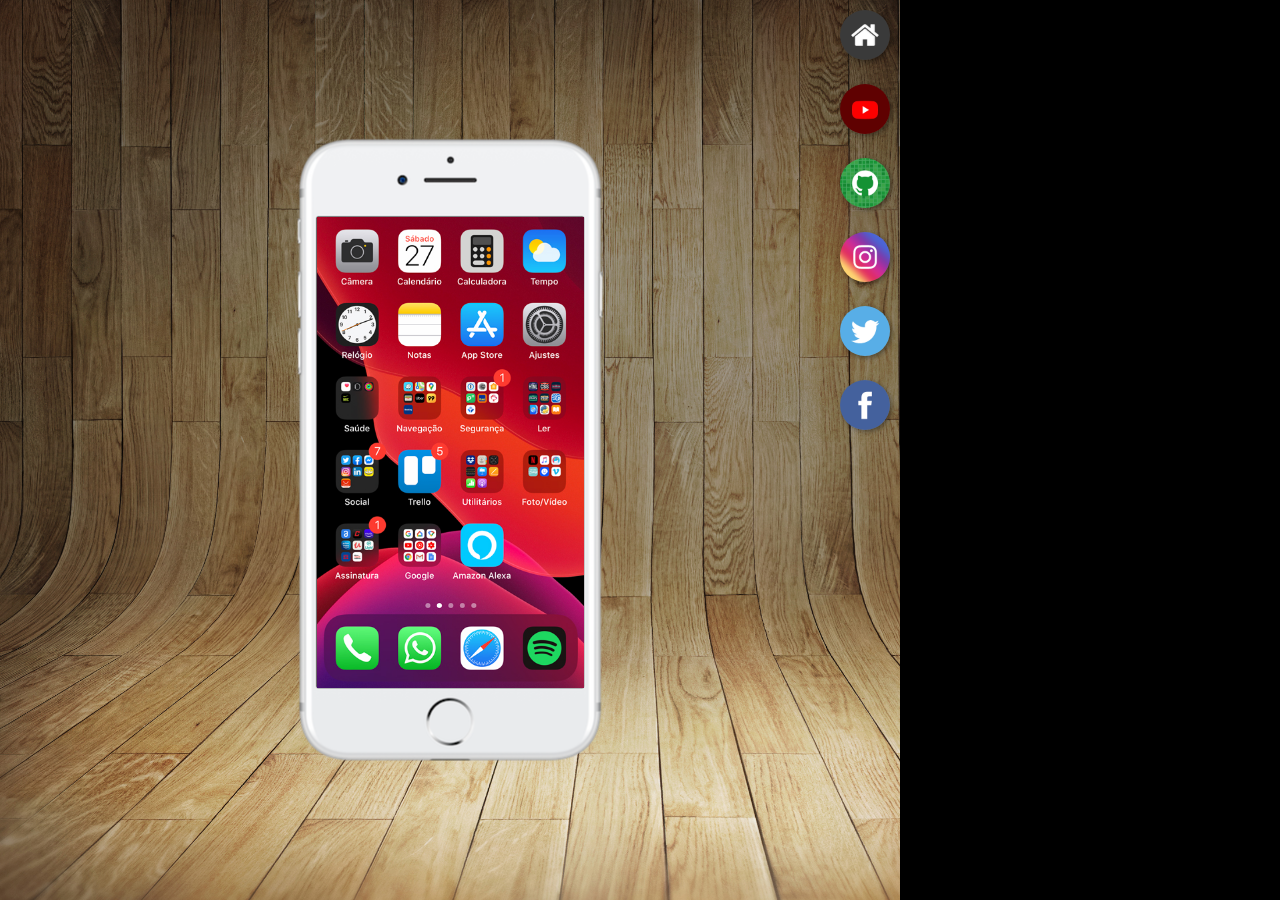
<file: index.html>
<!DOCTYPE html>
<html lang="pt-br">
<head>
    <meta charset="UTF-8">
    <meta name="viewport" content="width=device-width, initial-scale=1.0">
    <link rel="shortcut icon" href="favicon.ico" type="image/x-icon">
    <title>Projeto Redes Sociais</title>
    <link rel="stylesheet" href="Estilos/style.css">
</head>
<body>
    <main>
        <section id="telefone">
            <iframe src="home.html" name="tela" id="tela" frameborder="0">
                Seu navegador não é compativel com isso.
            </iframe>
        </section>
        <section id="redes-sociais">
            <a href="home.html" target="tela"> <img src="imagens/logo-home.jpg" alt="home"></a><br>

            <a href="youtube.html" target="tela"><img src="imagens/logo-youtube.jpg" alt="youtube"></a><br>

            <a href="github.html" target="tela"><img src="imagens/logo-github.jpg" alt="github"></a><br>

            <a href="Instagram.html" target="tela"><img src="imagens/logo-instagram.jpg" alt="instagram"></a><br>

            <a href="twitter.html" target="tela"><img src="imagens/logo-twitter.jpg" alt="twitter"></a><br>

            <a href="facebook.html" target="tela"><img src="imagens/logo-facebook.jpg" alt="facebook"></a><br>

        </section>
    </main>
    
</body>
</html>
</file>
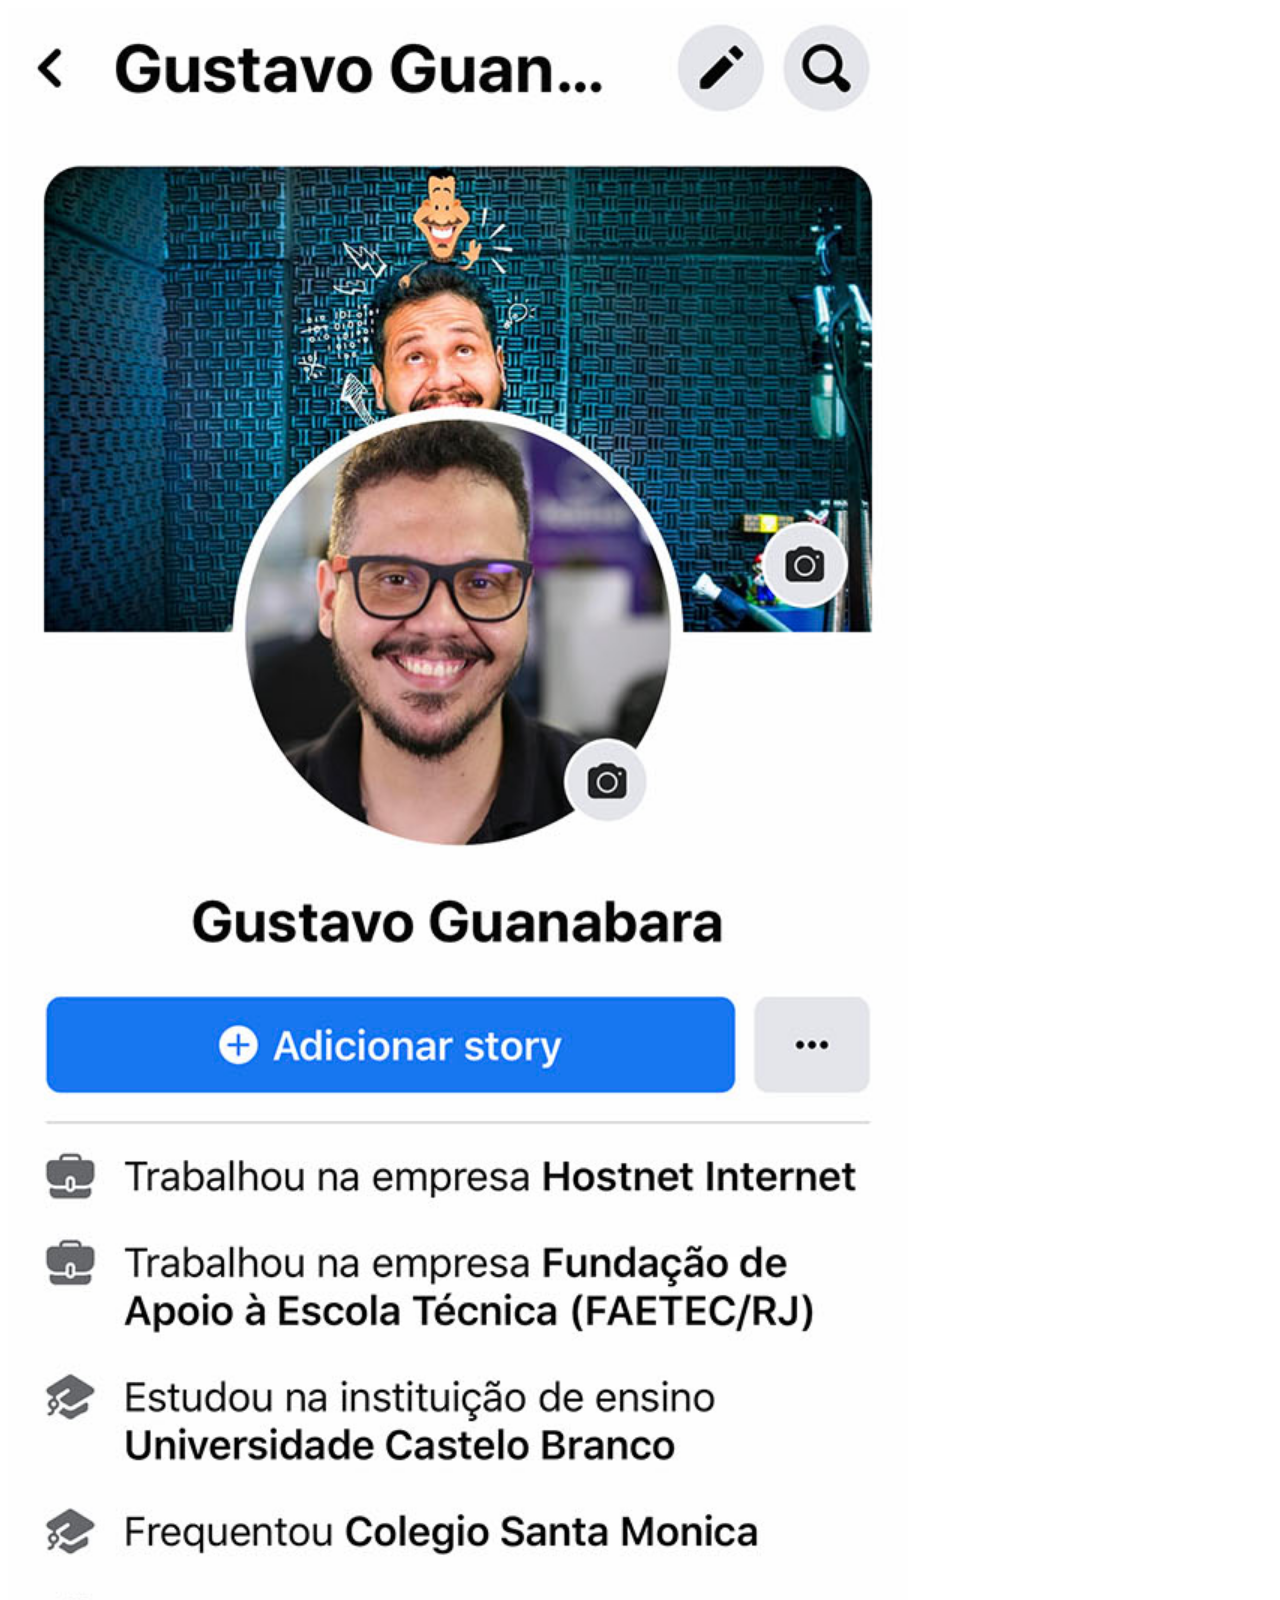
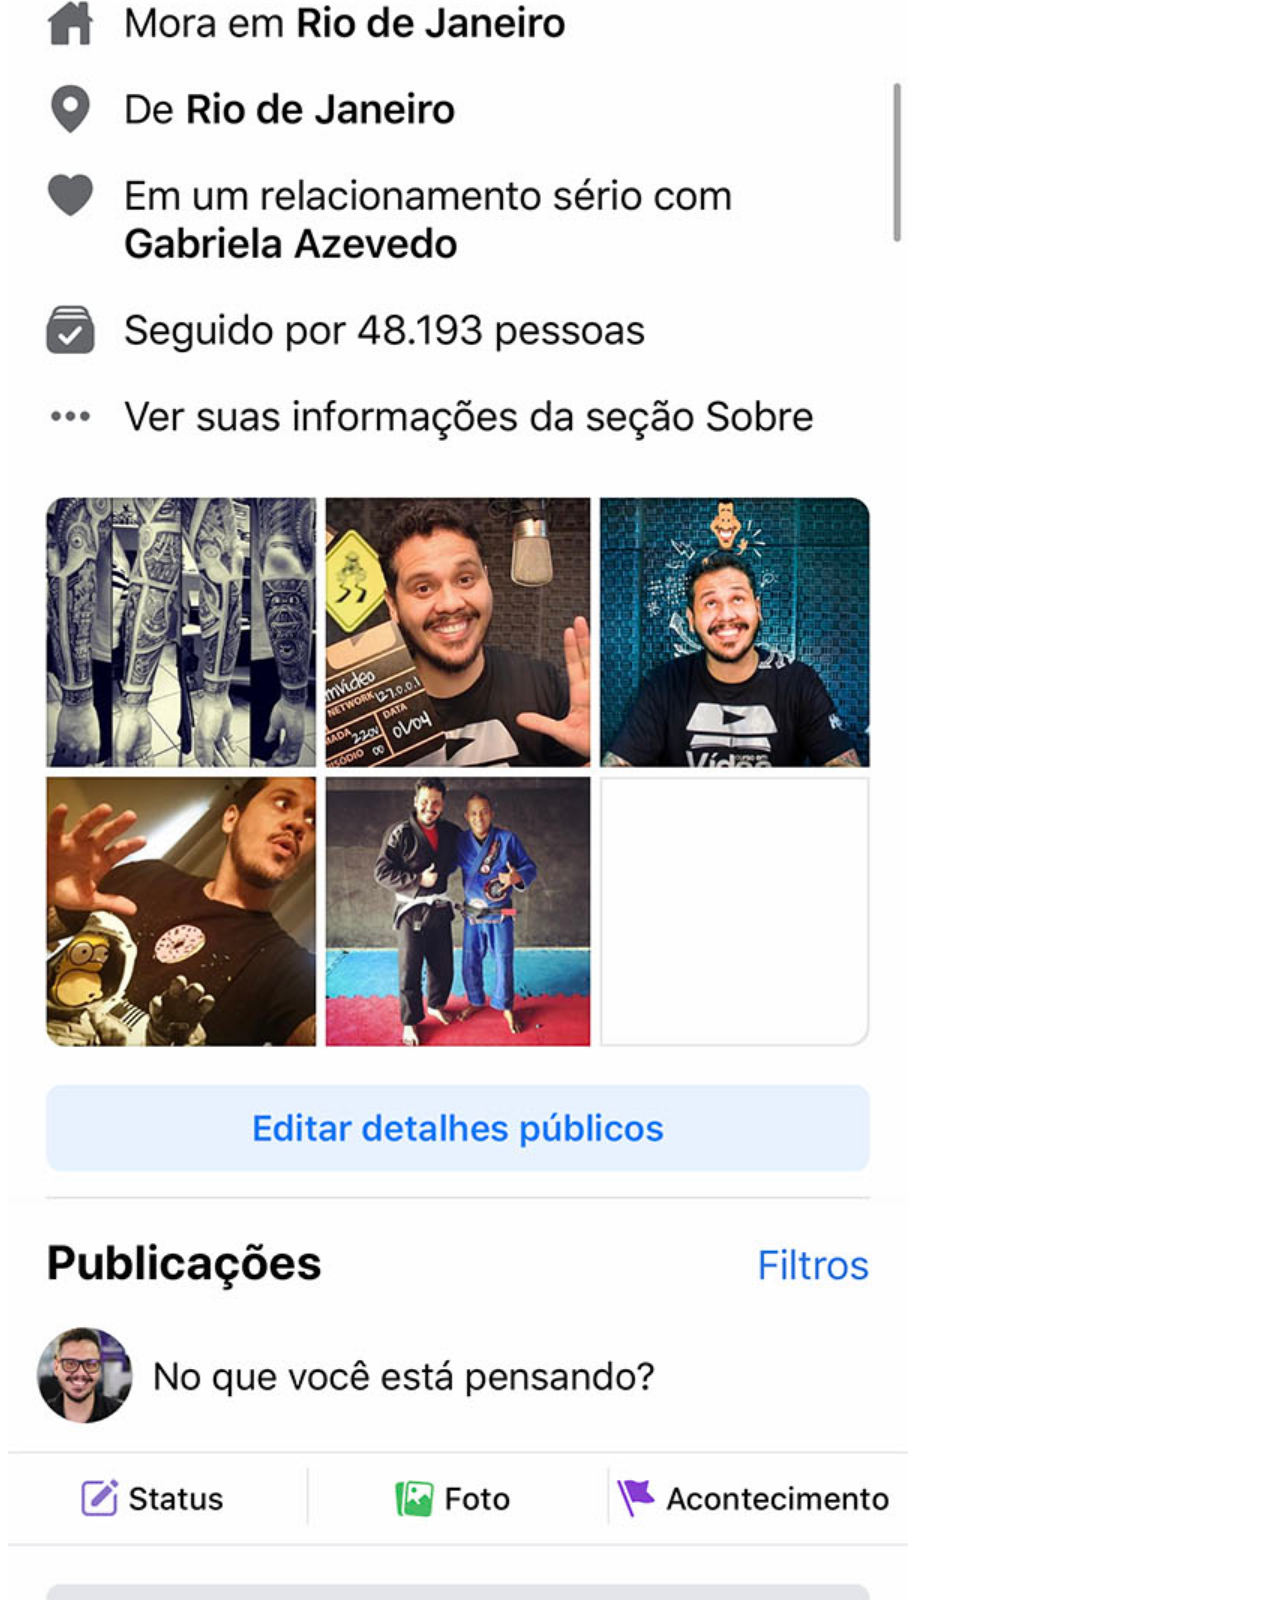
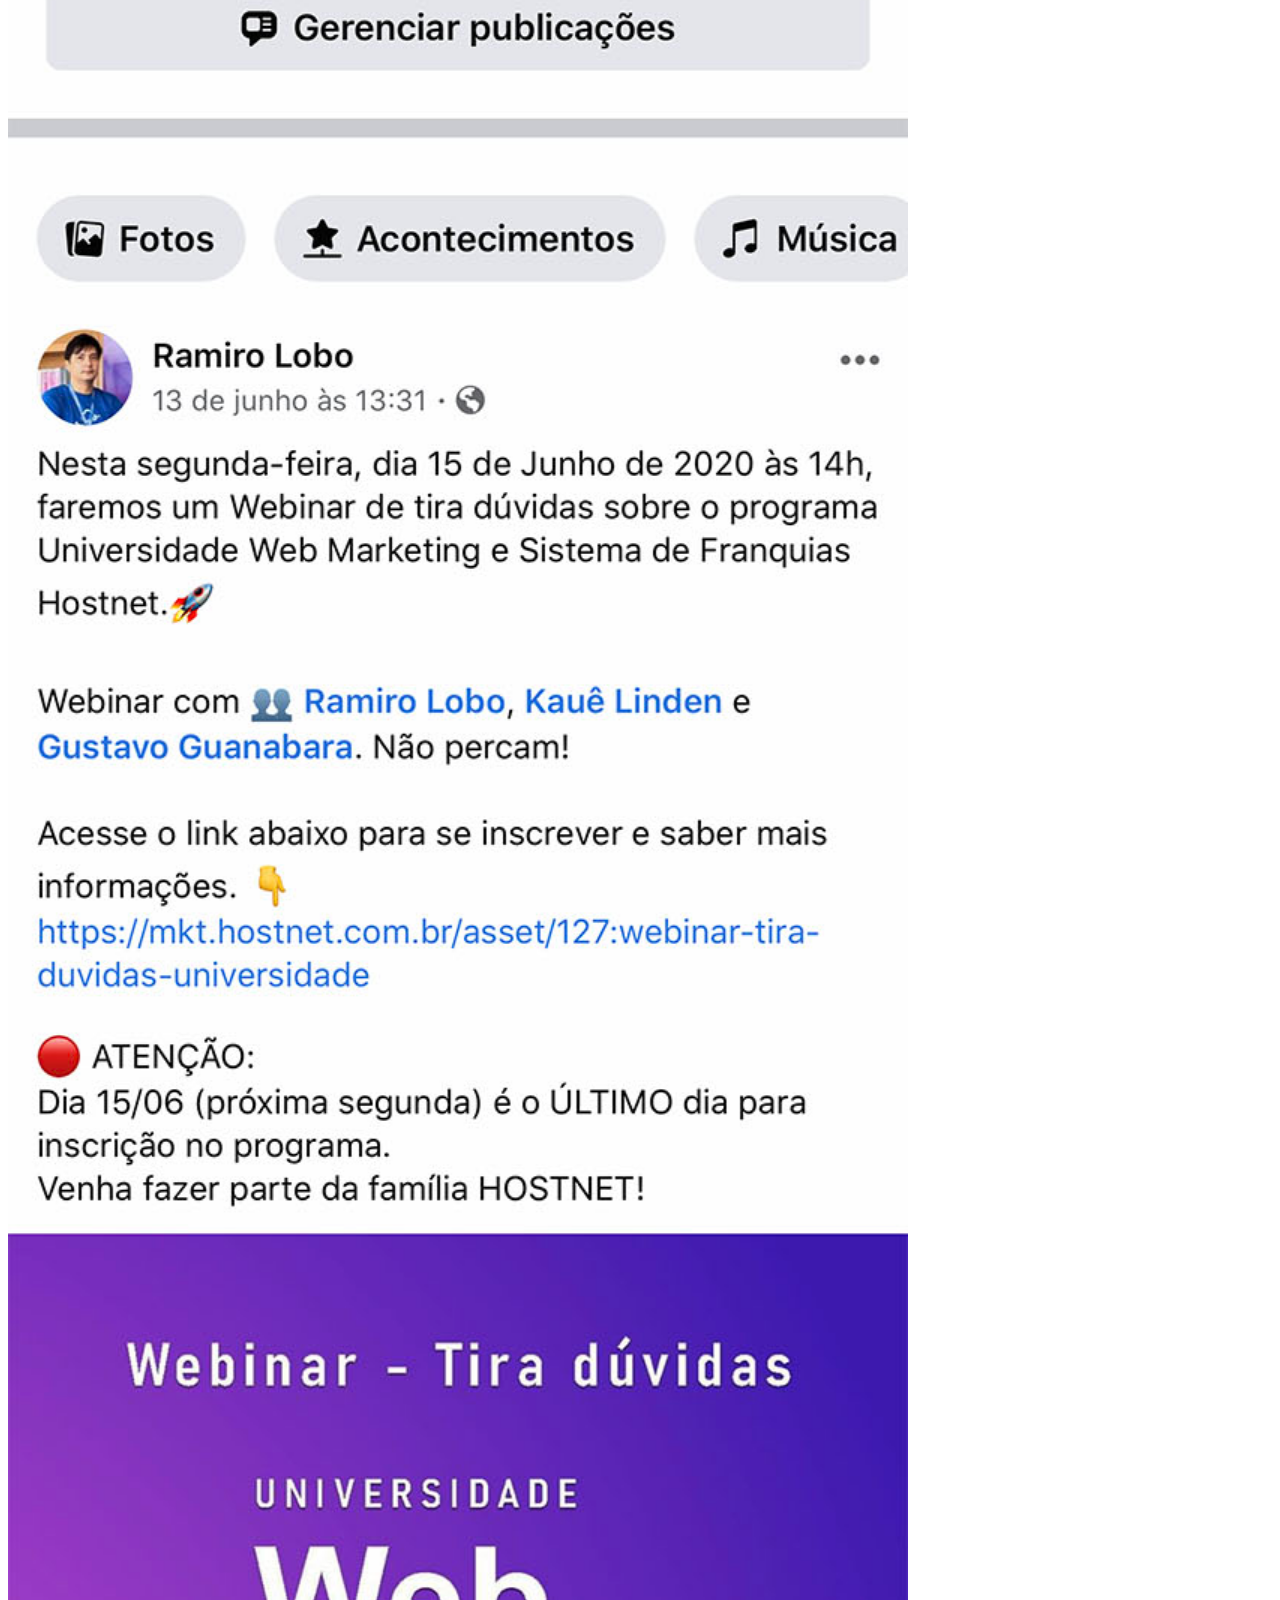
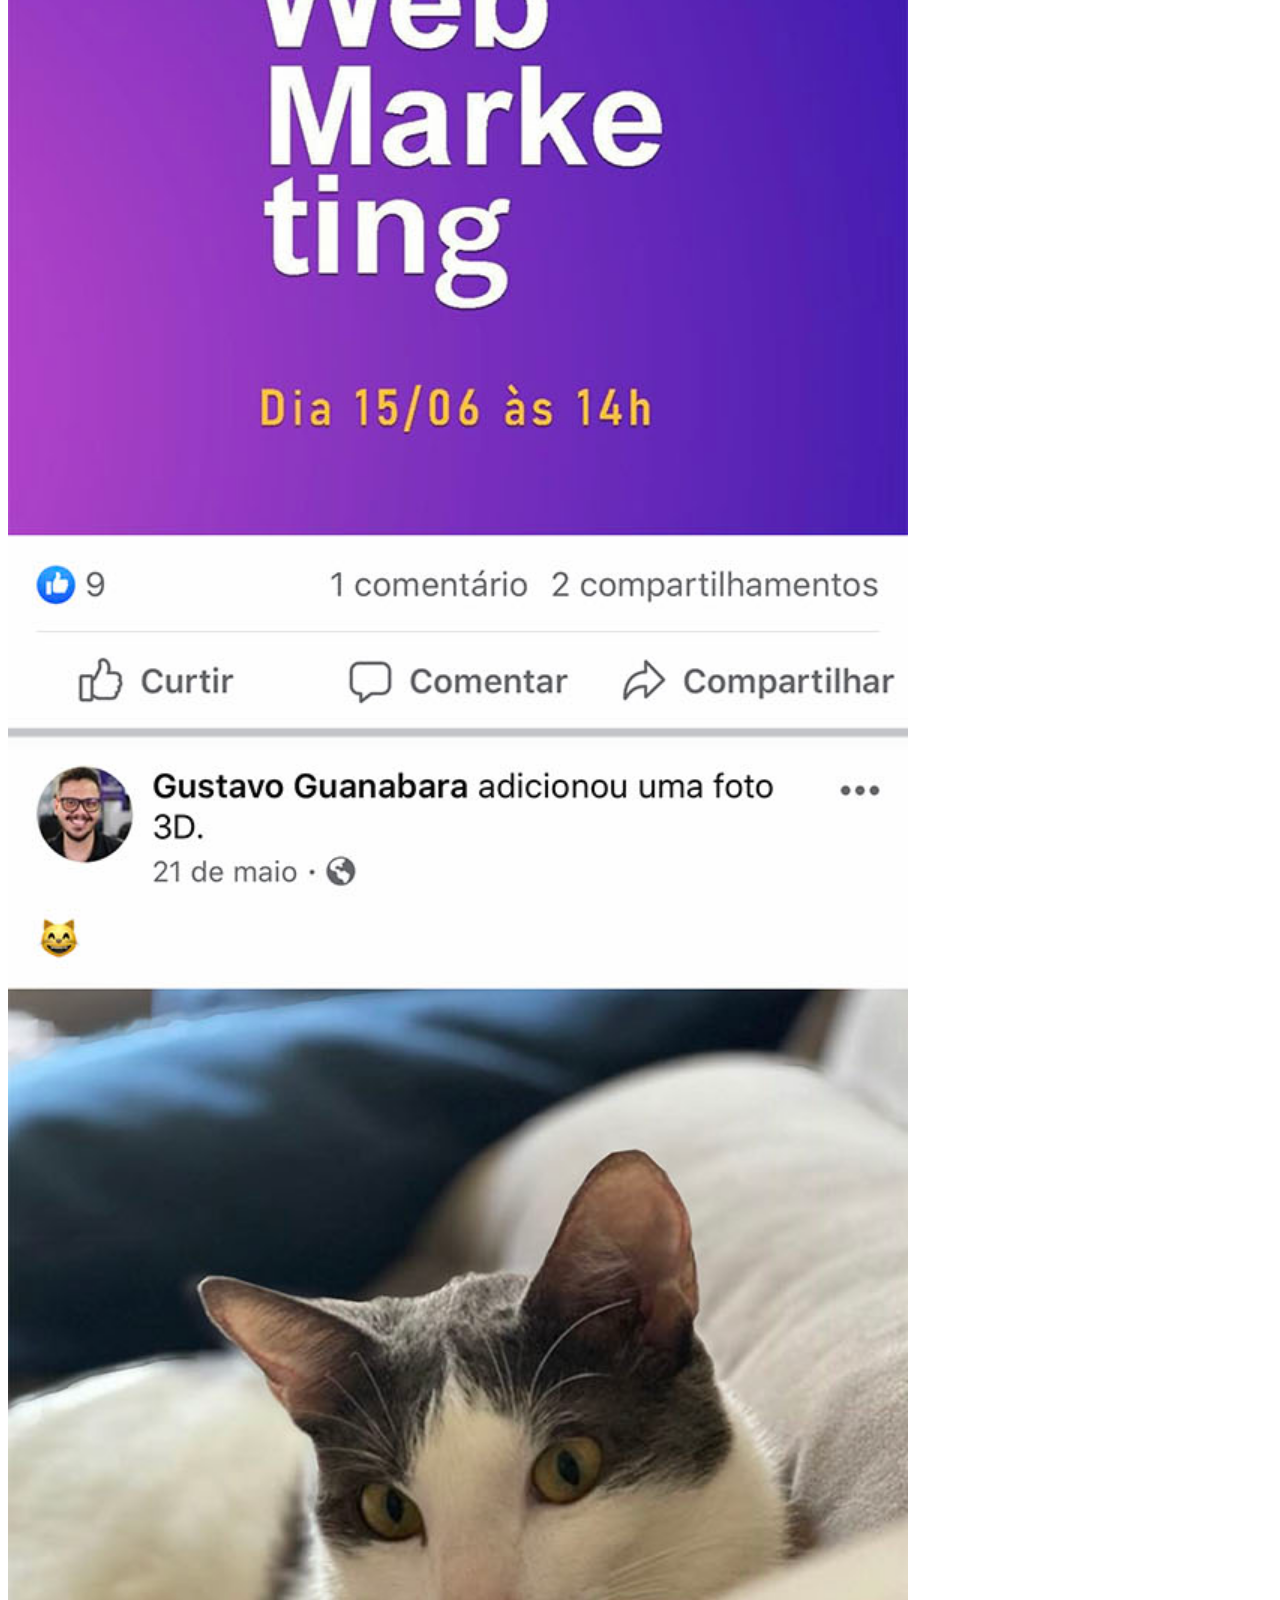
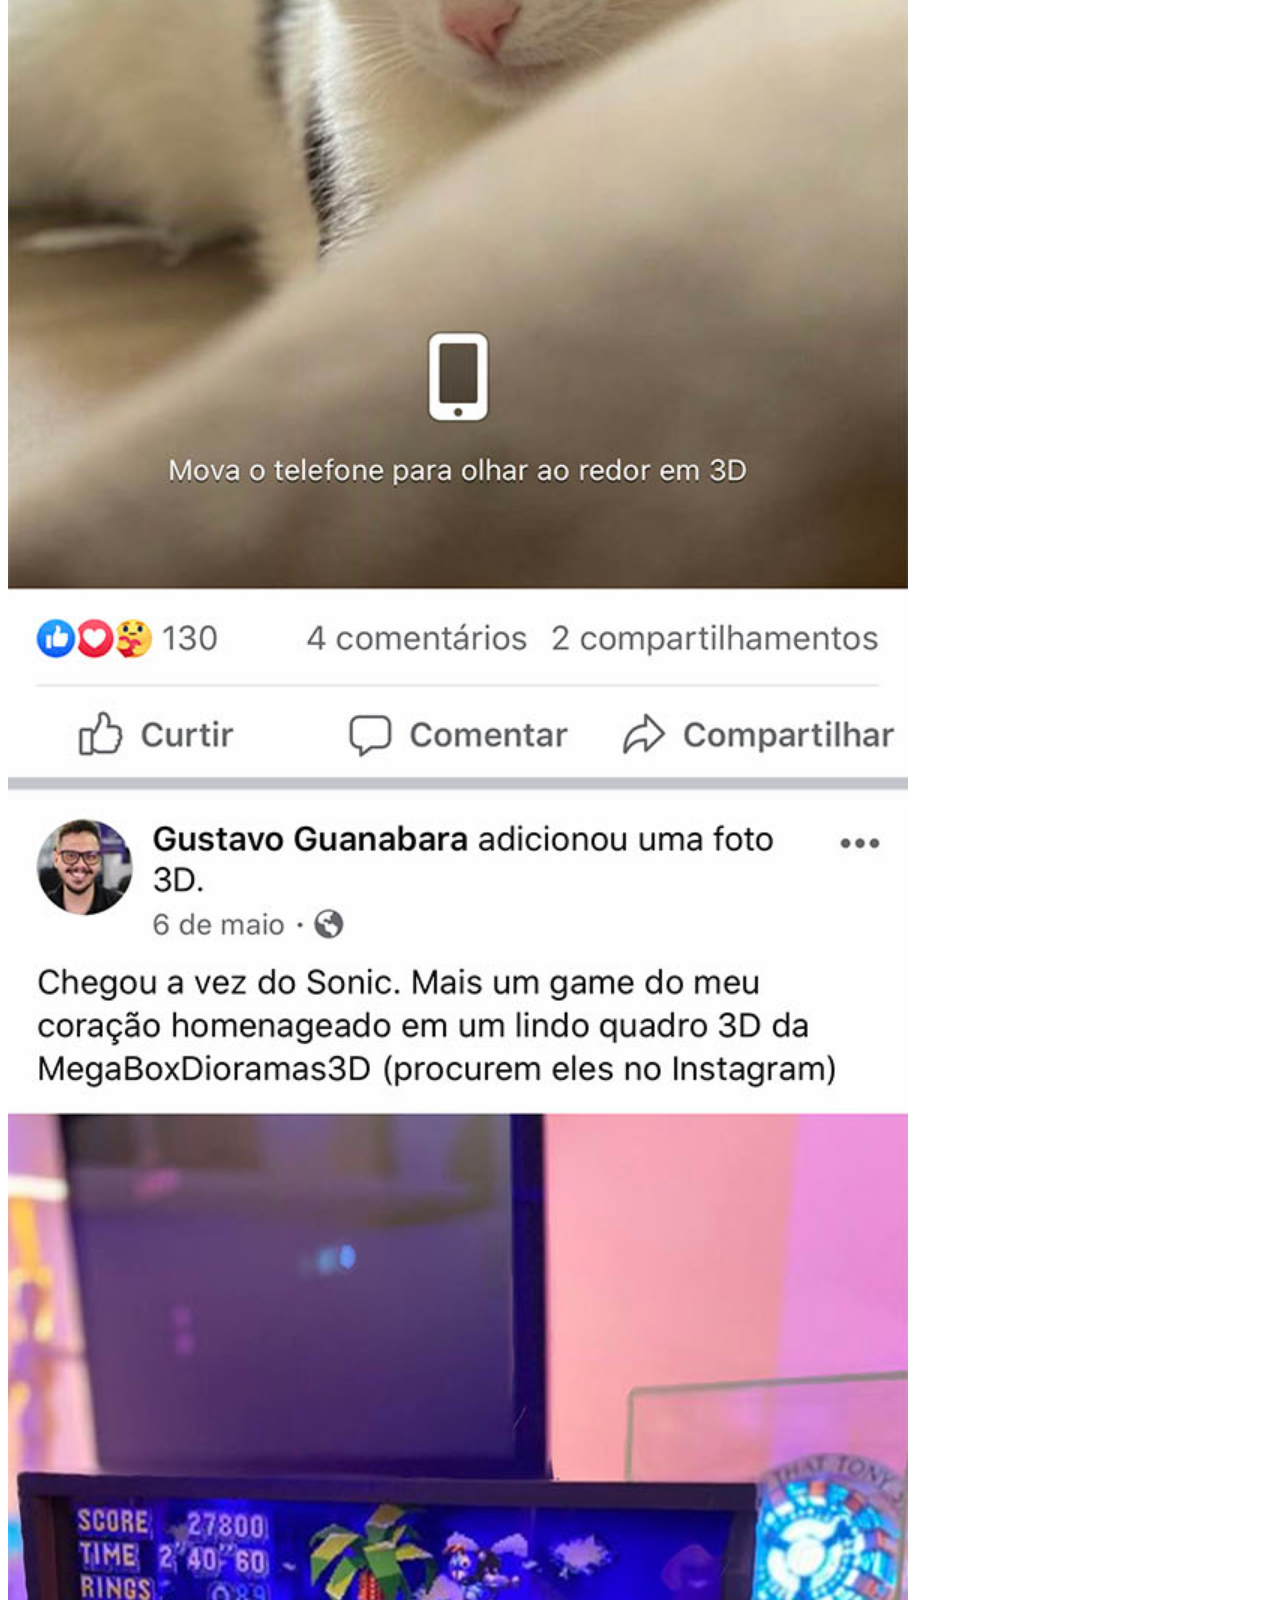
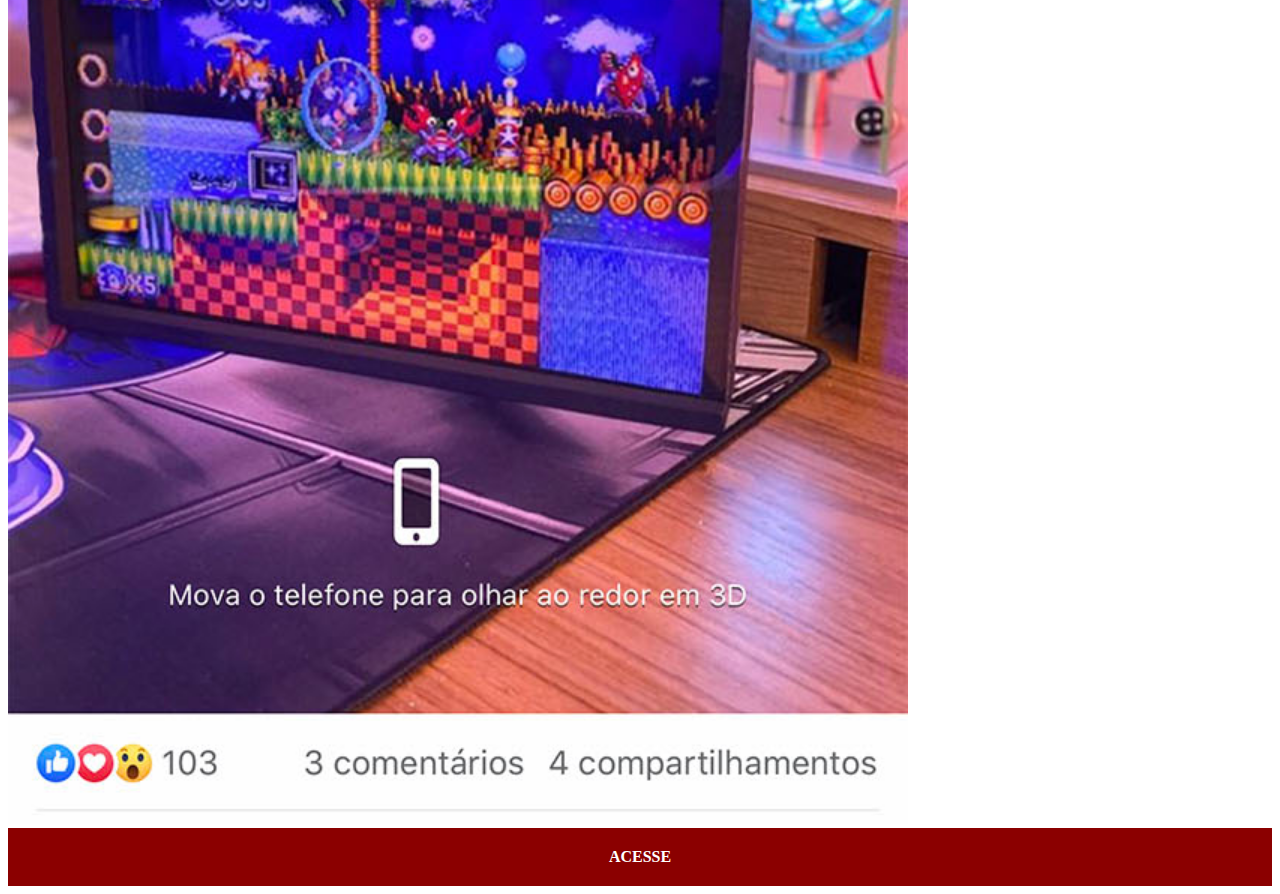
<file: facebook.html>
<!DOCTYPE html>
<html lang="pt-br">
<head>
    <meta charset="UTF-8">
    <meta name="viewport" content="width=device-width, initial-scale=1.0">
    <title>Facebook</title>
    <link rel="stylesheet" href="Estilos/social.css">
</head>
<body>
    <img src="imagens/tela-facebook.jpg" alt="GitHub">
    <a href="https://www.facebook.com/gustavoguanabara/?locale=pt_BR" target="_blank">ACESSE</a>
    
</body>
</html>
</file>
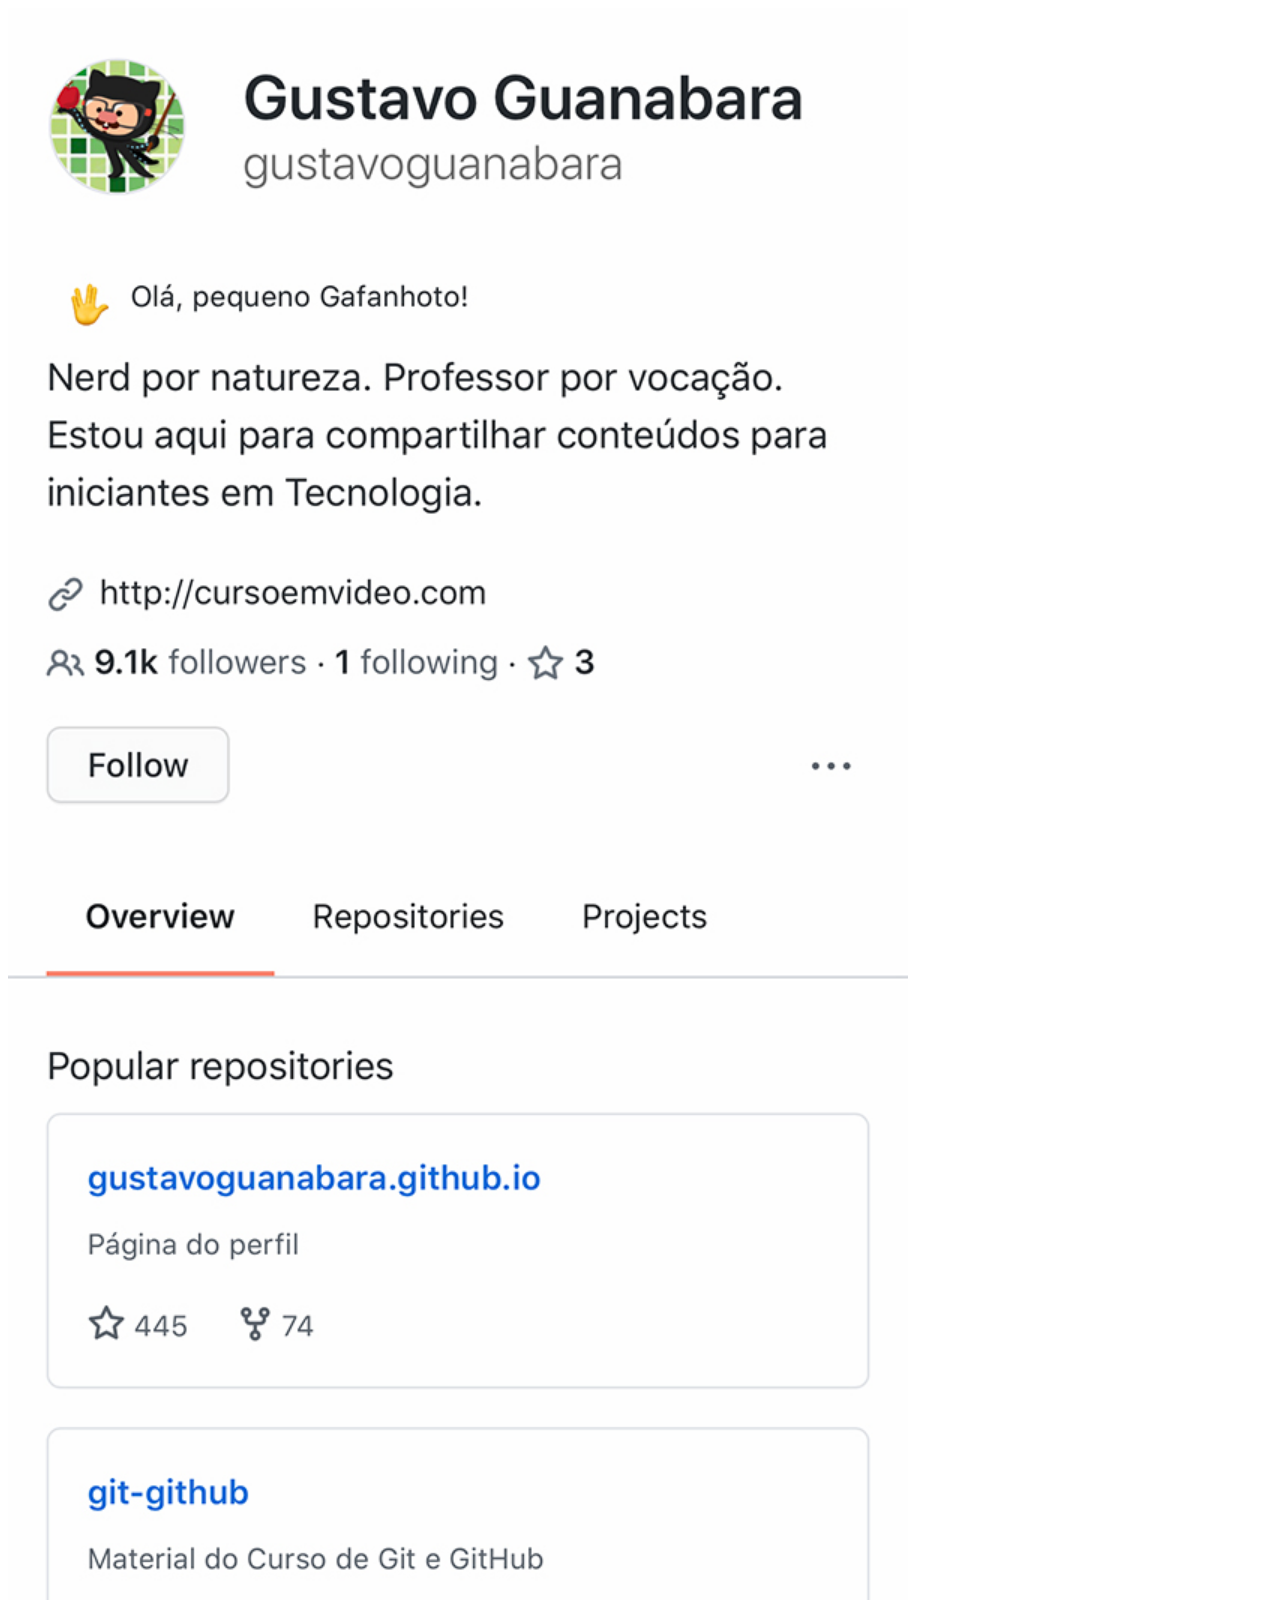
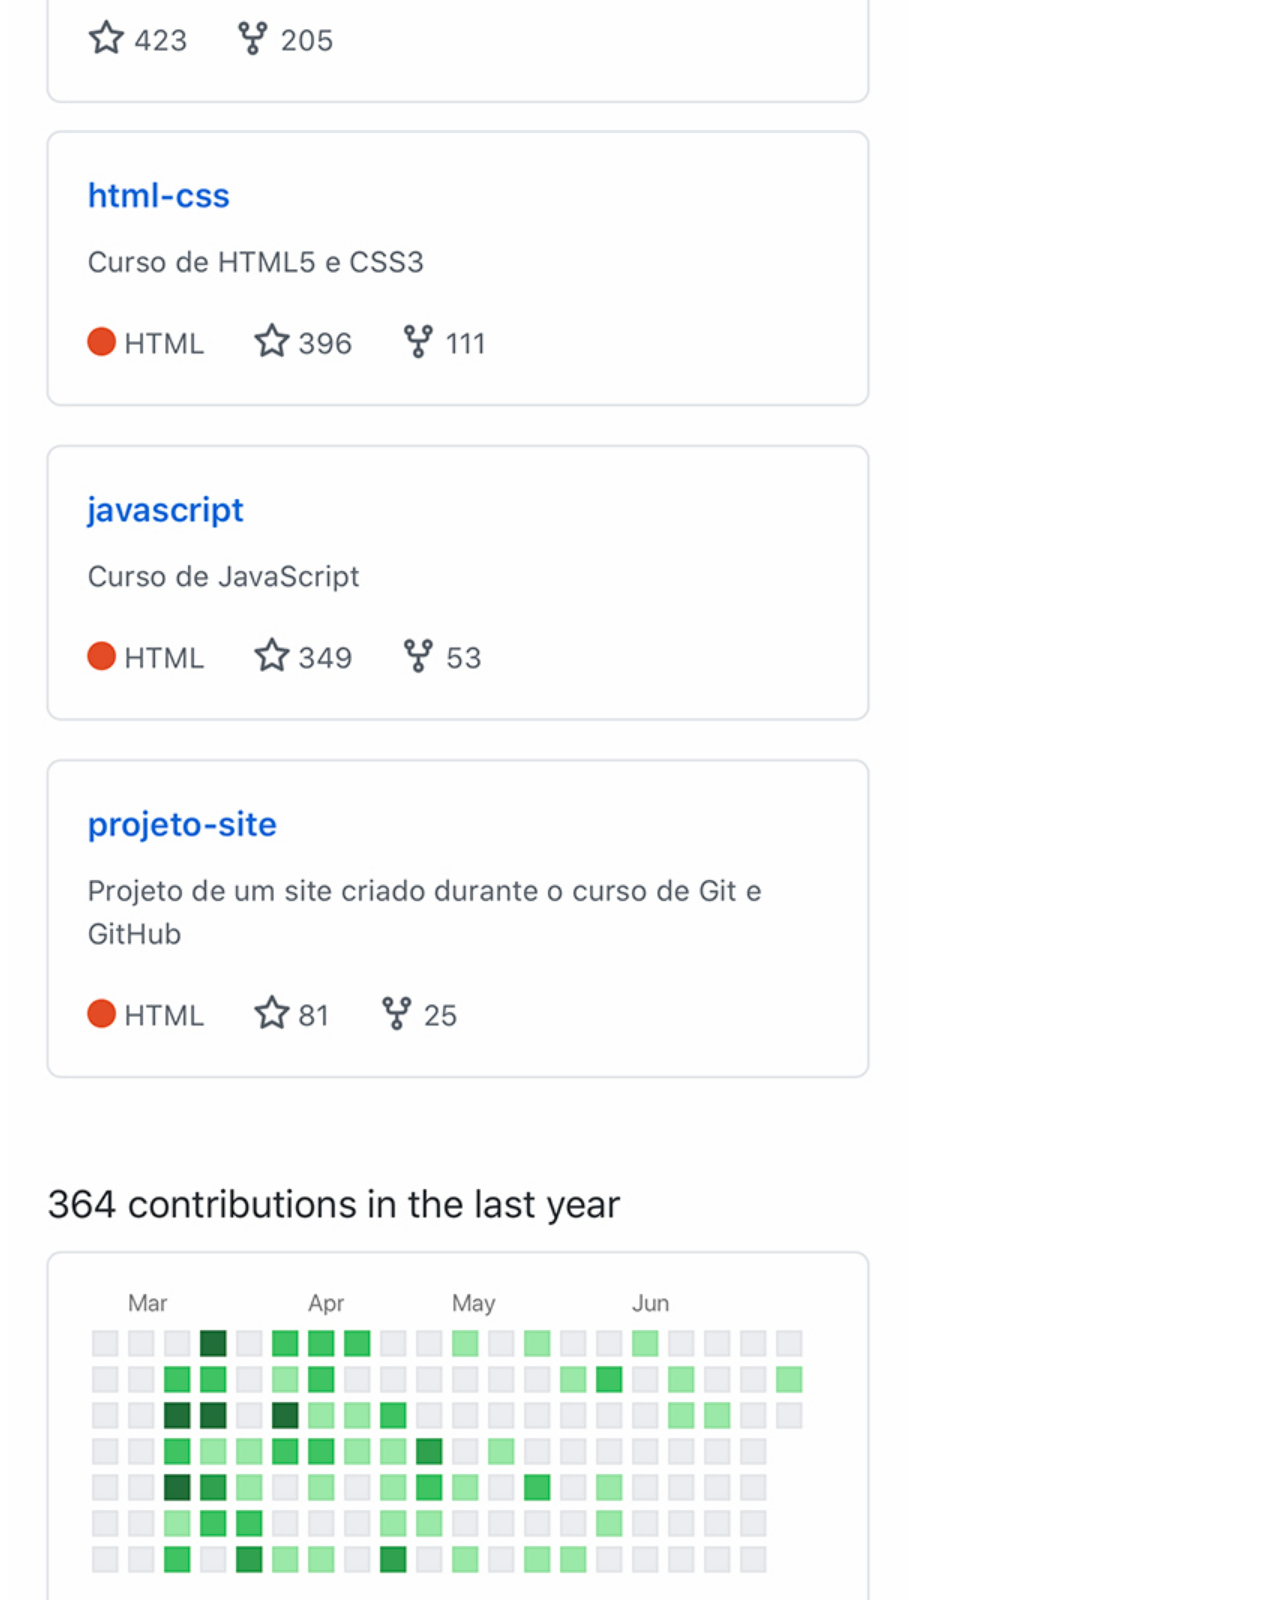
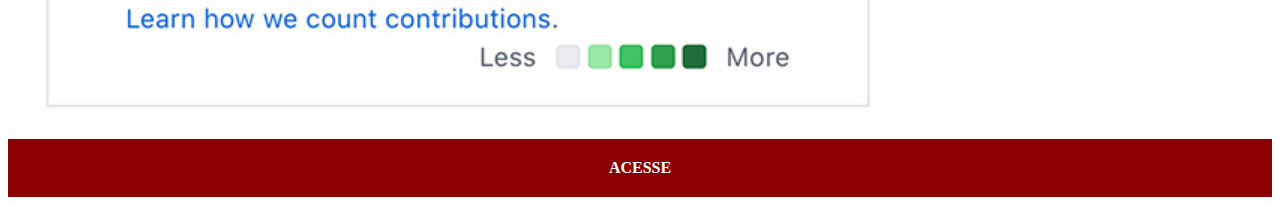
<file: github.html>
<!DOCTYPE html>
<html lang="pt-br">
<head>
    <meta charset="UTF-8">
    <meta name="viewport" content="width=device-width, initial-scale=1.0">
    <title>GitHub</title>
    <link rel="stylesheet" href="Estilos/social.css">
</head>
<body>
    <img src="imagens/tela-github.jpg" alt="GitHub">
    <a href="https://github.com/gustavoguanabara" target="_blank">ACESSE</a>
    
</body>
</html>
</file>
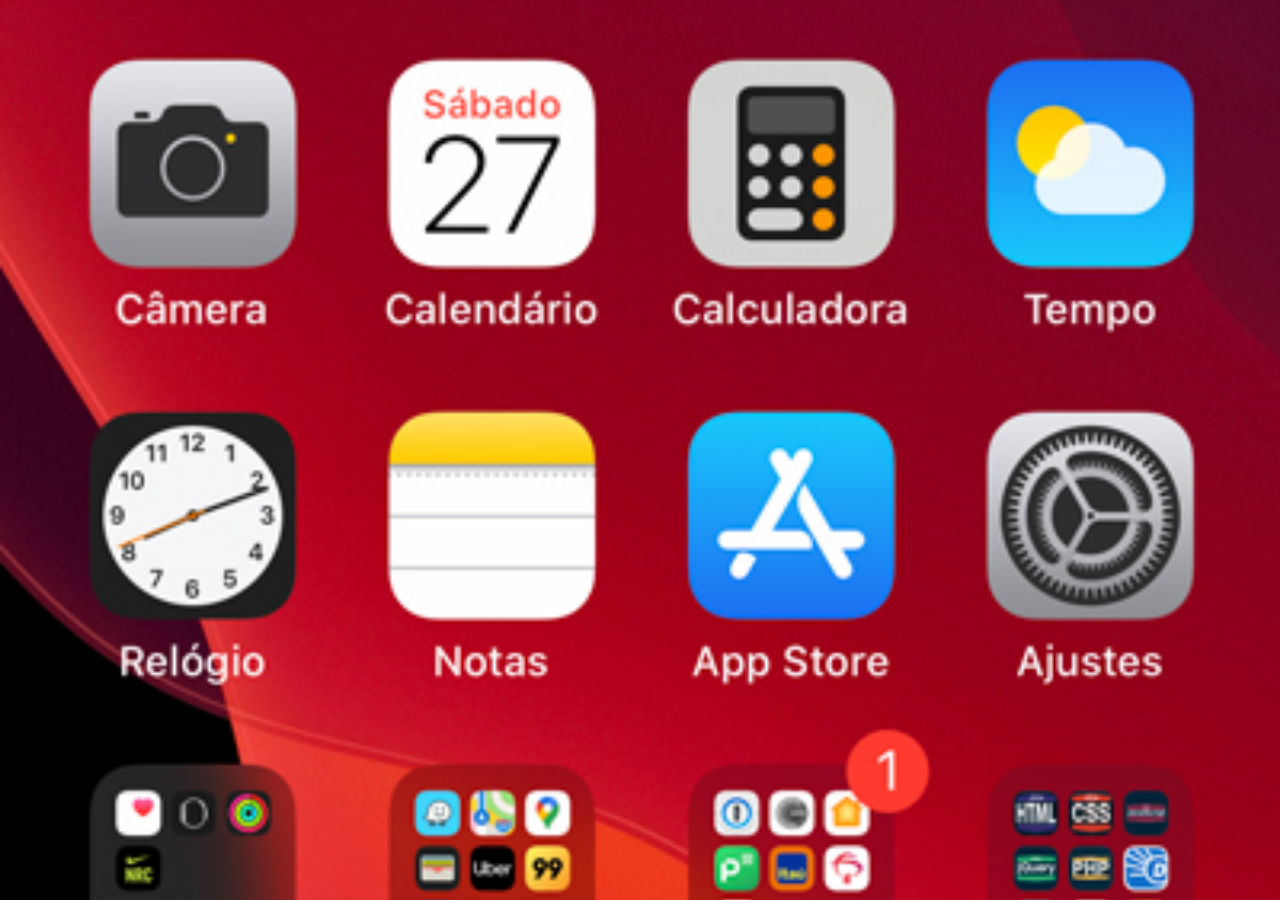
<file: home.html>
<!DOCTYPE html>
<html lang="pt-br">
<head>
    <meta charset="UTF-8">
    <meta name="viewport" content="width=device-width, initial-scale=1.0">
    <title>Home</title>
</head>
<style>
    *{
       margin: 0px;
       padding: 0px; 
    }
    body{
        width: 100vh;
        height: 100vh;
        background: black url("imagens/tela-home.jpg") no-repeat top center;
        background-size: cover;
    }

</style>
<body>
    
</body>
</html>
</file>
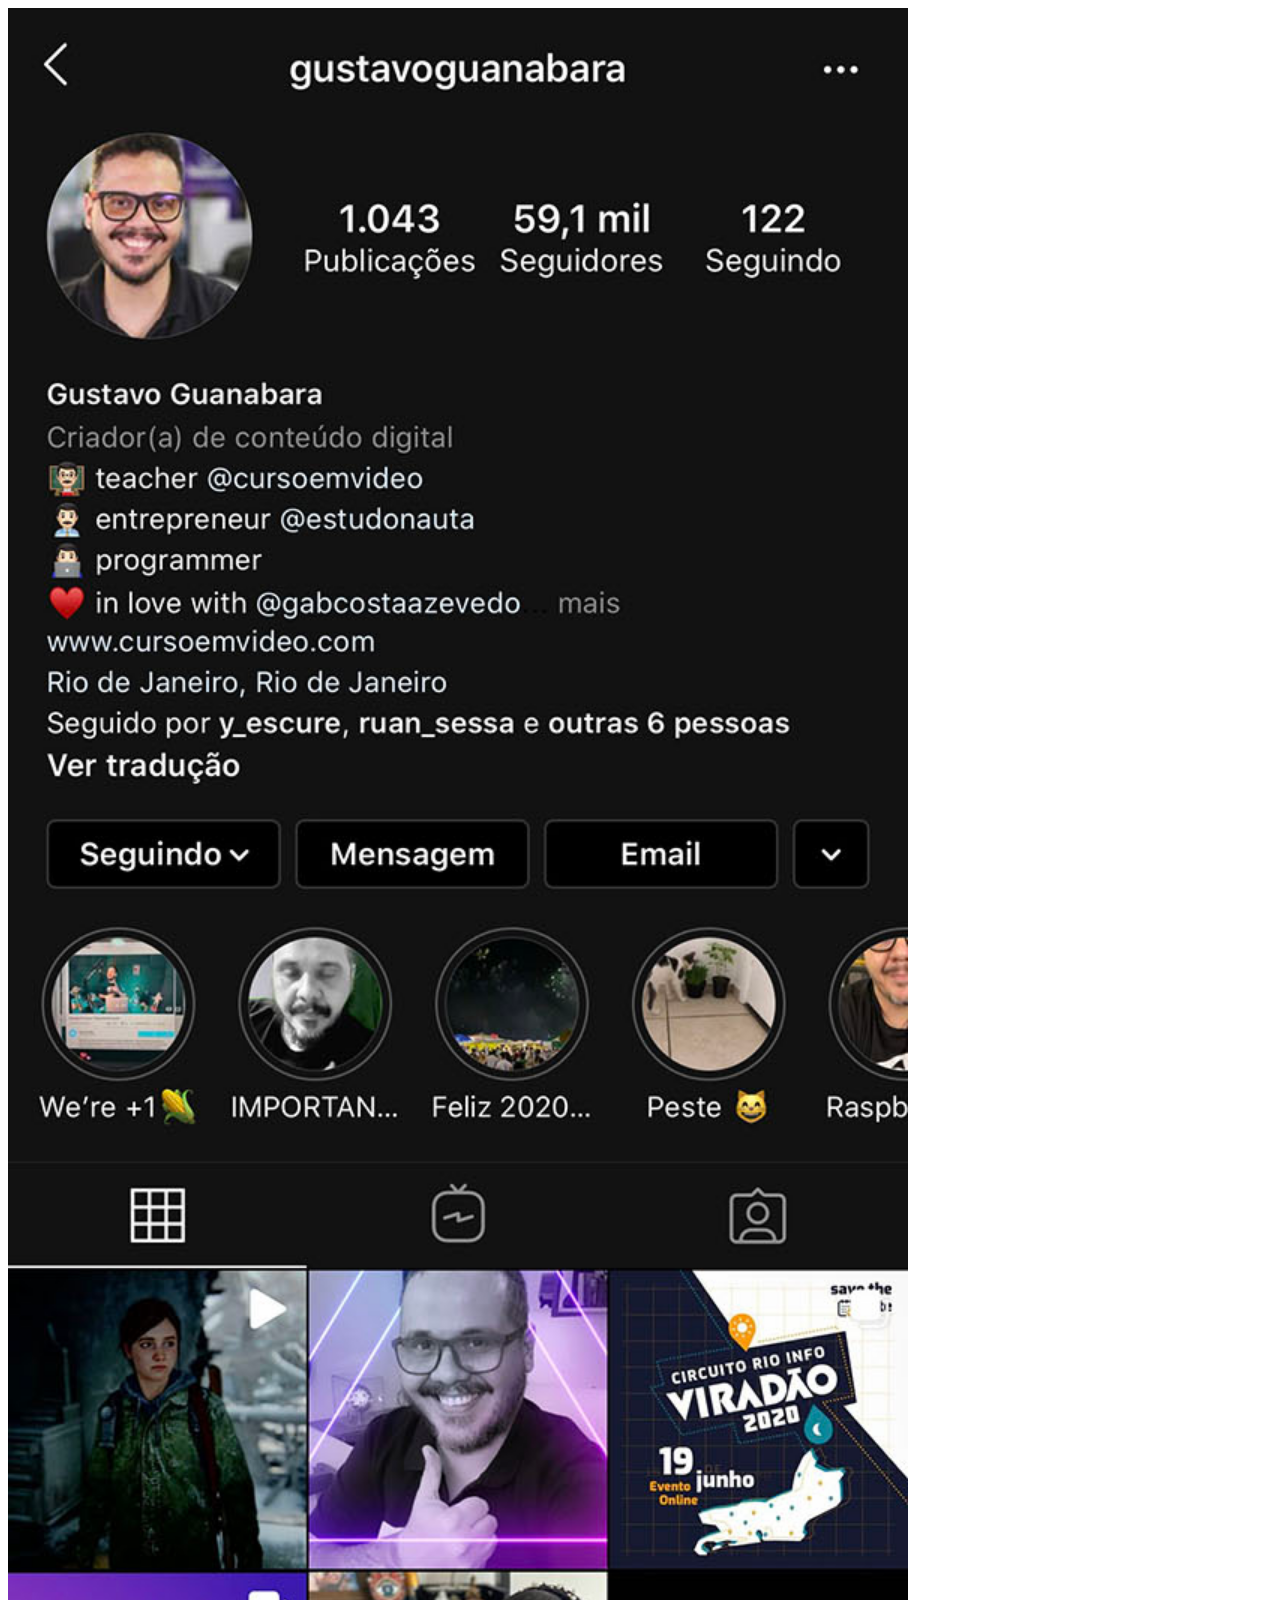
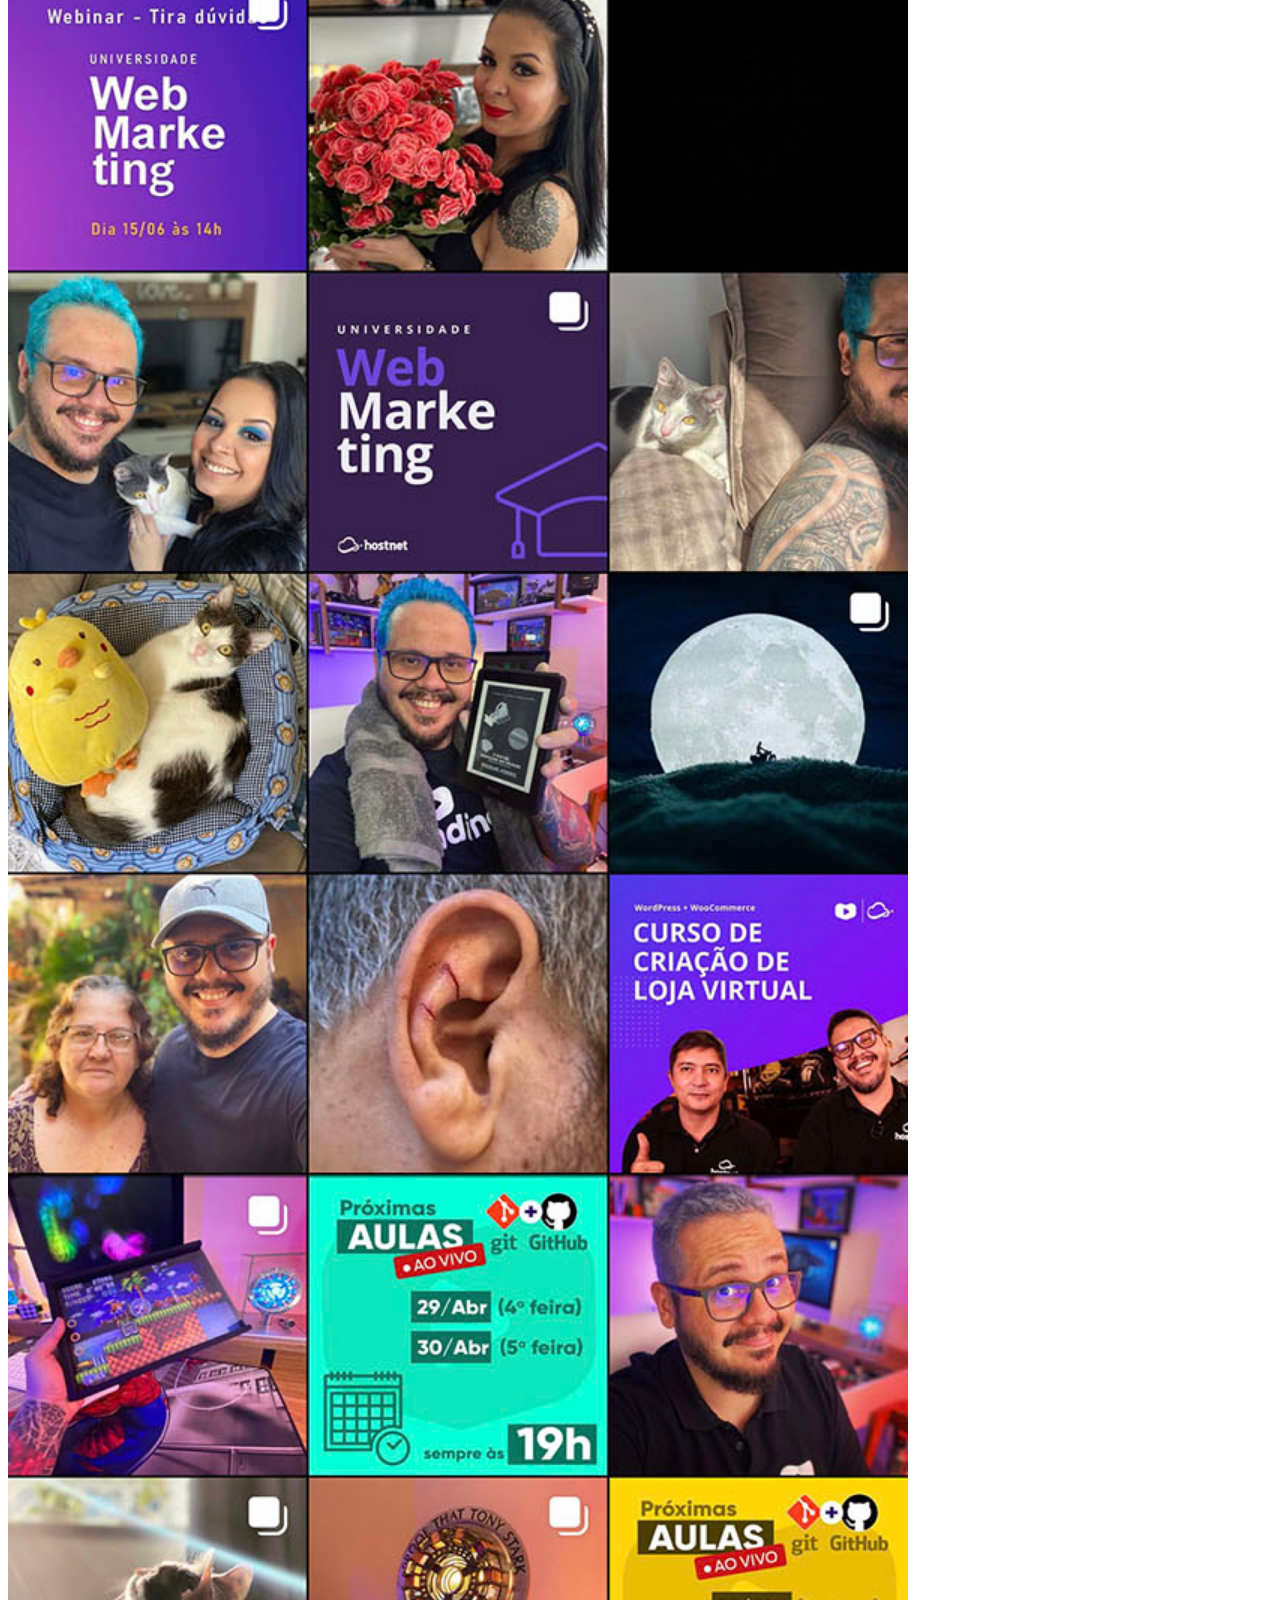
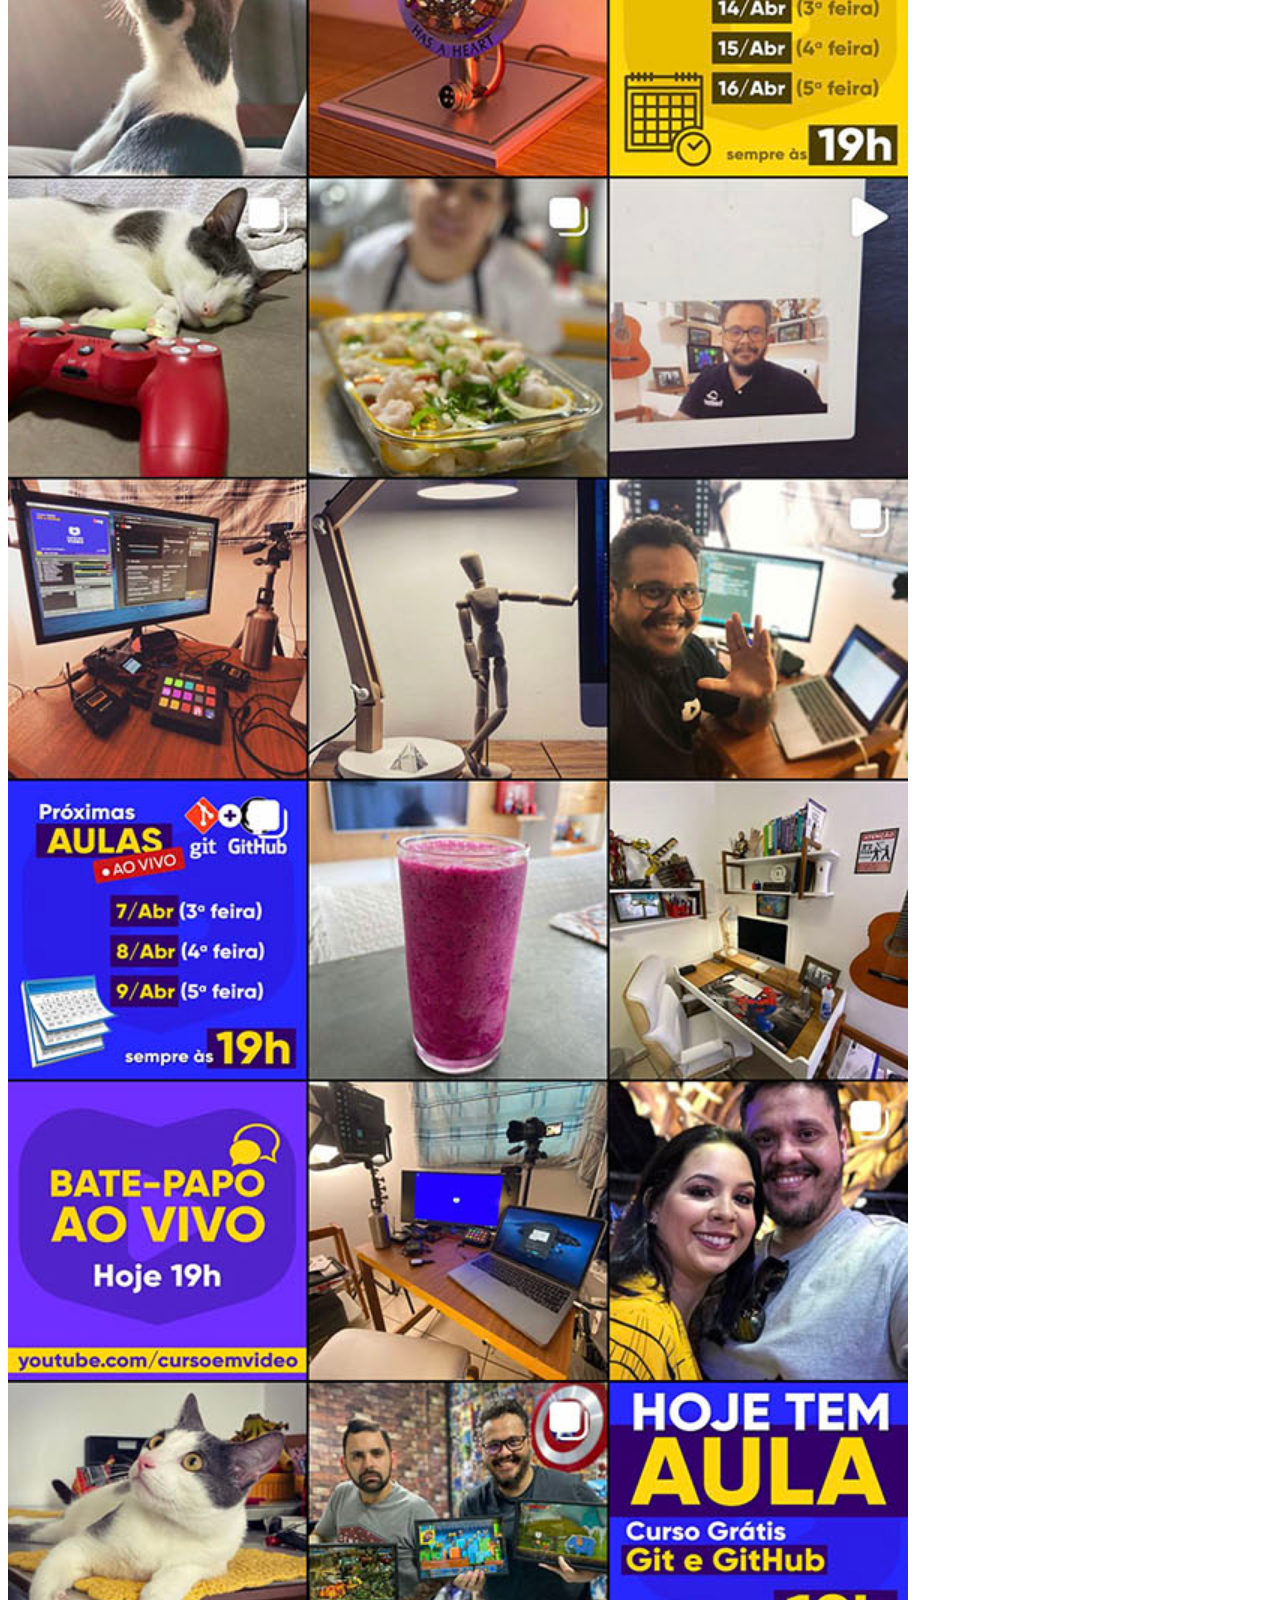
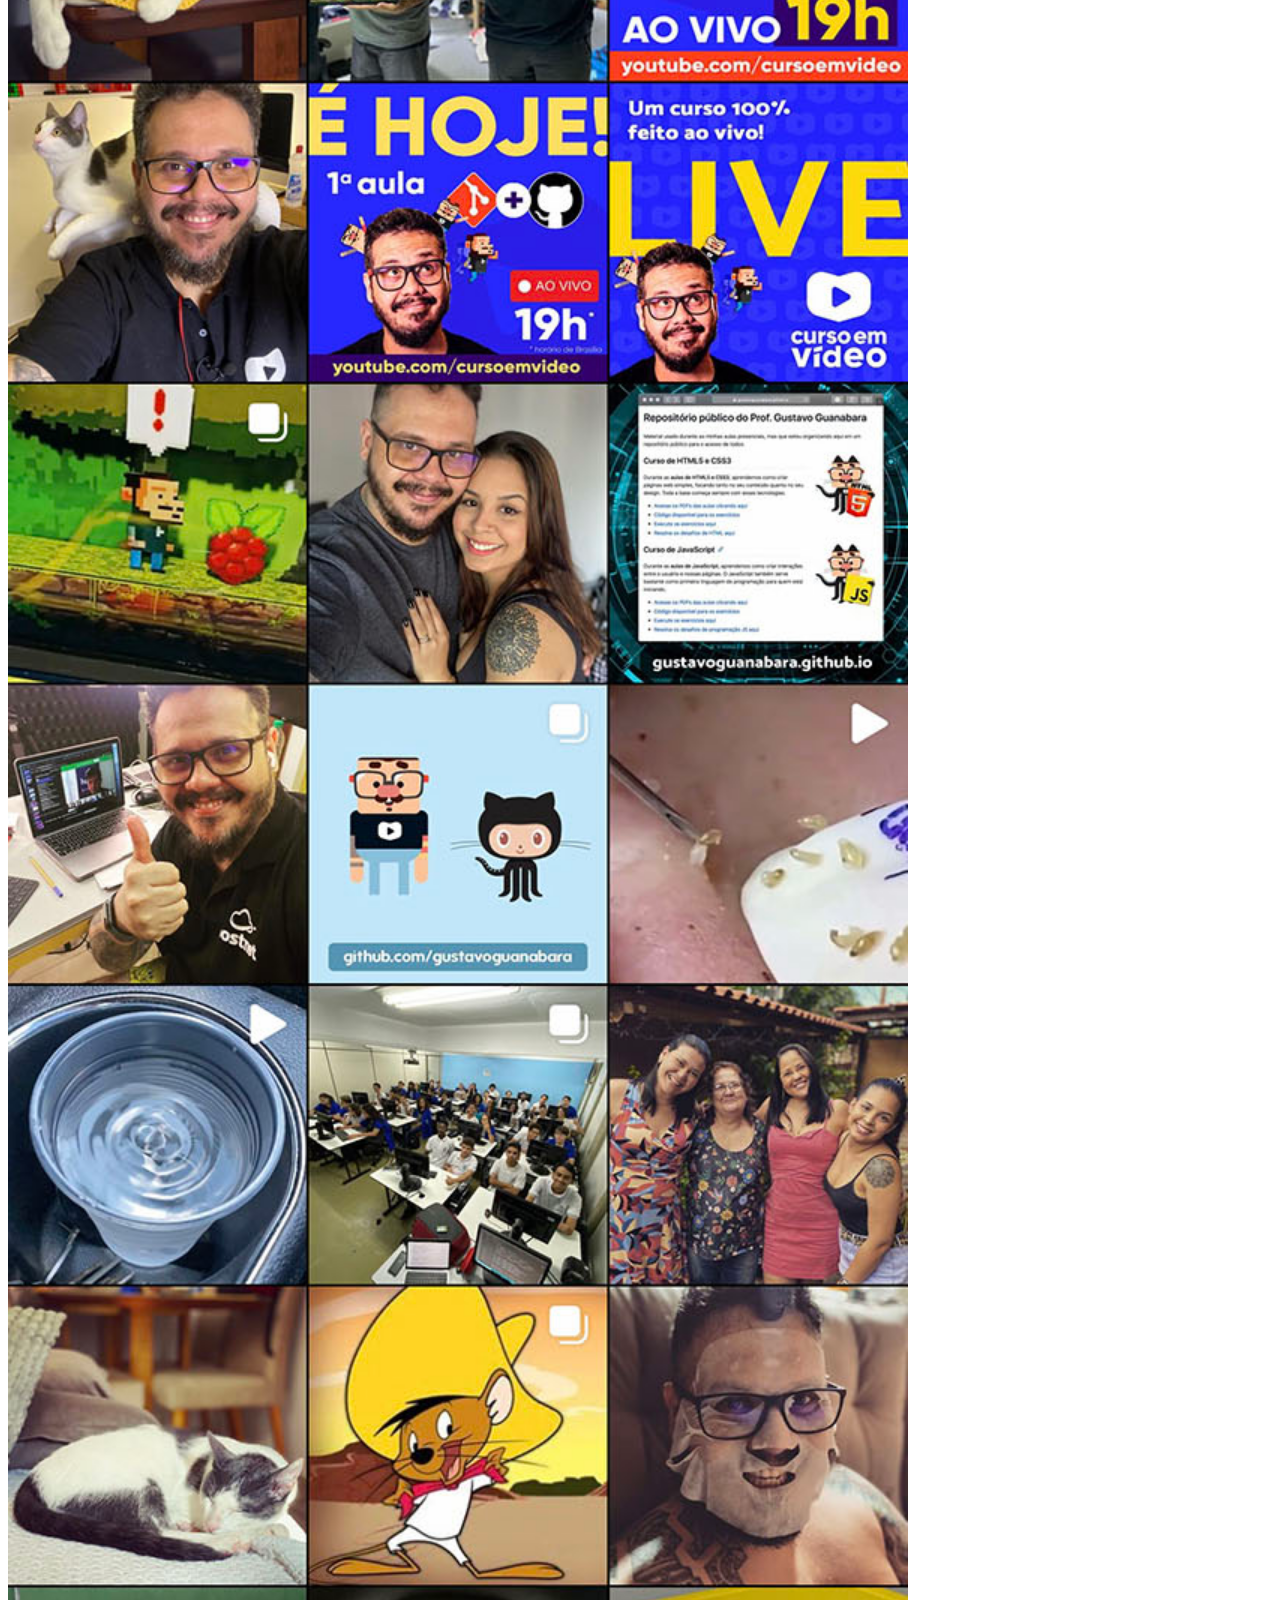
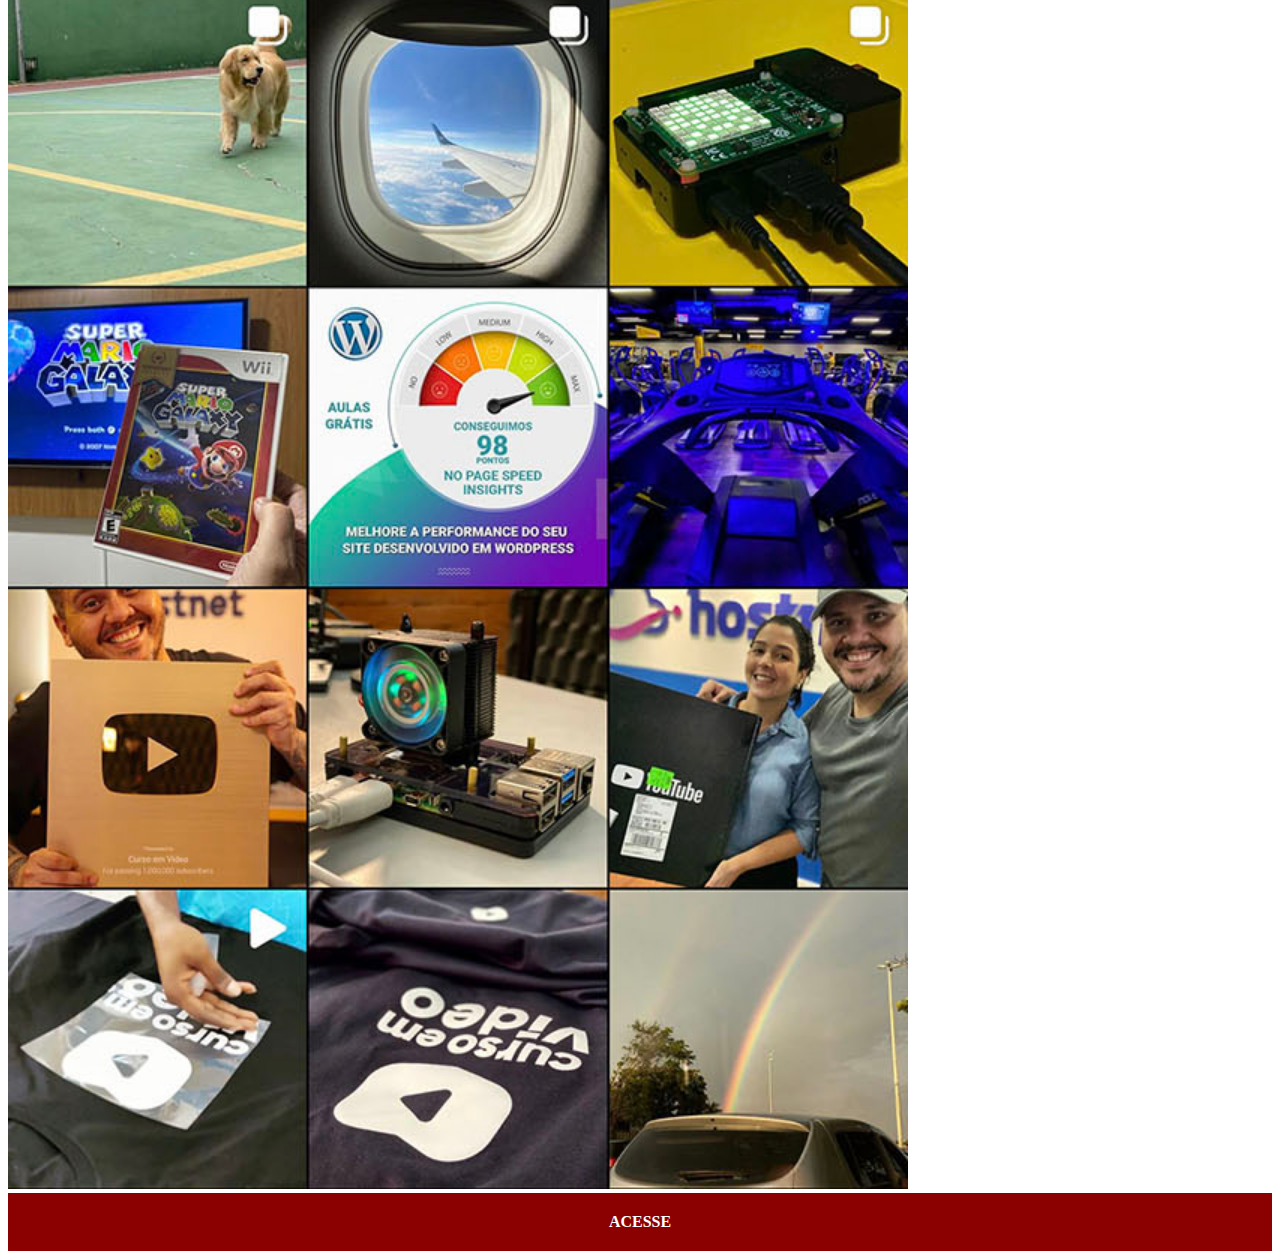
<file: Instagram.html>
<!DOCTYPE html>
<html lang="pt-br">
<head>
    <meta charset="UTF-8">
    <meta name="viewport" content="width=device-width, initial-scale=1.0">
    <title>Instagram</title>
    <link rel="stylesheet" href="Estilos/social.css">
</head>
<body>
    <img src="imagens/tela-instagram.jpg" alt="GitHub">
    <a href="https://www.instagram.com/gustavoguanabara/?hl=pt" target="_blank">ACESSE</a>
    
</body>
</html>
</file>
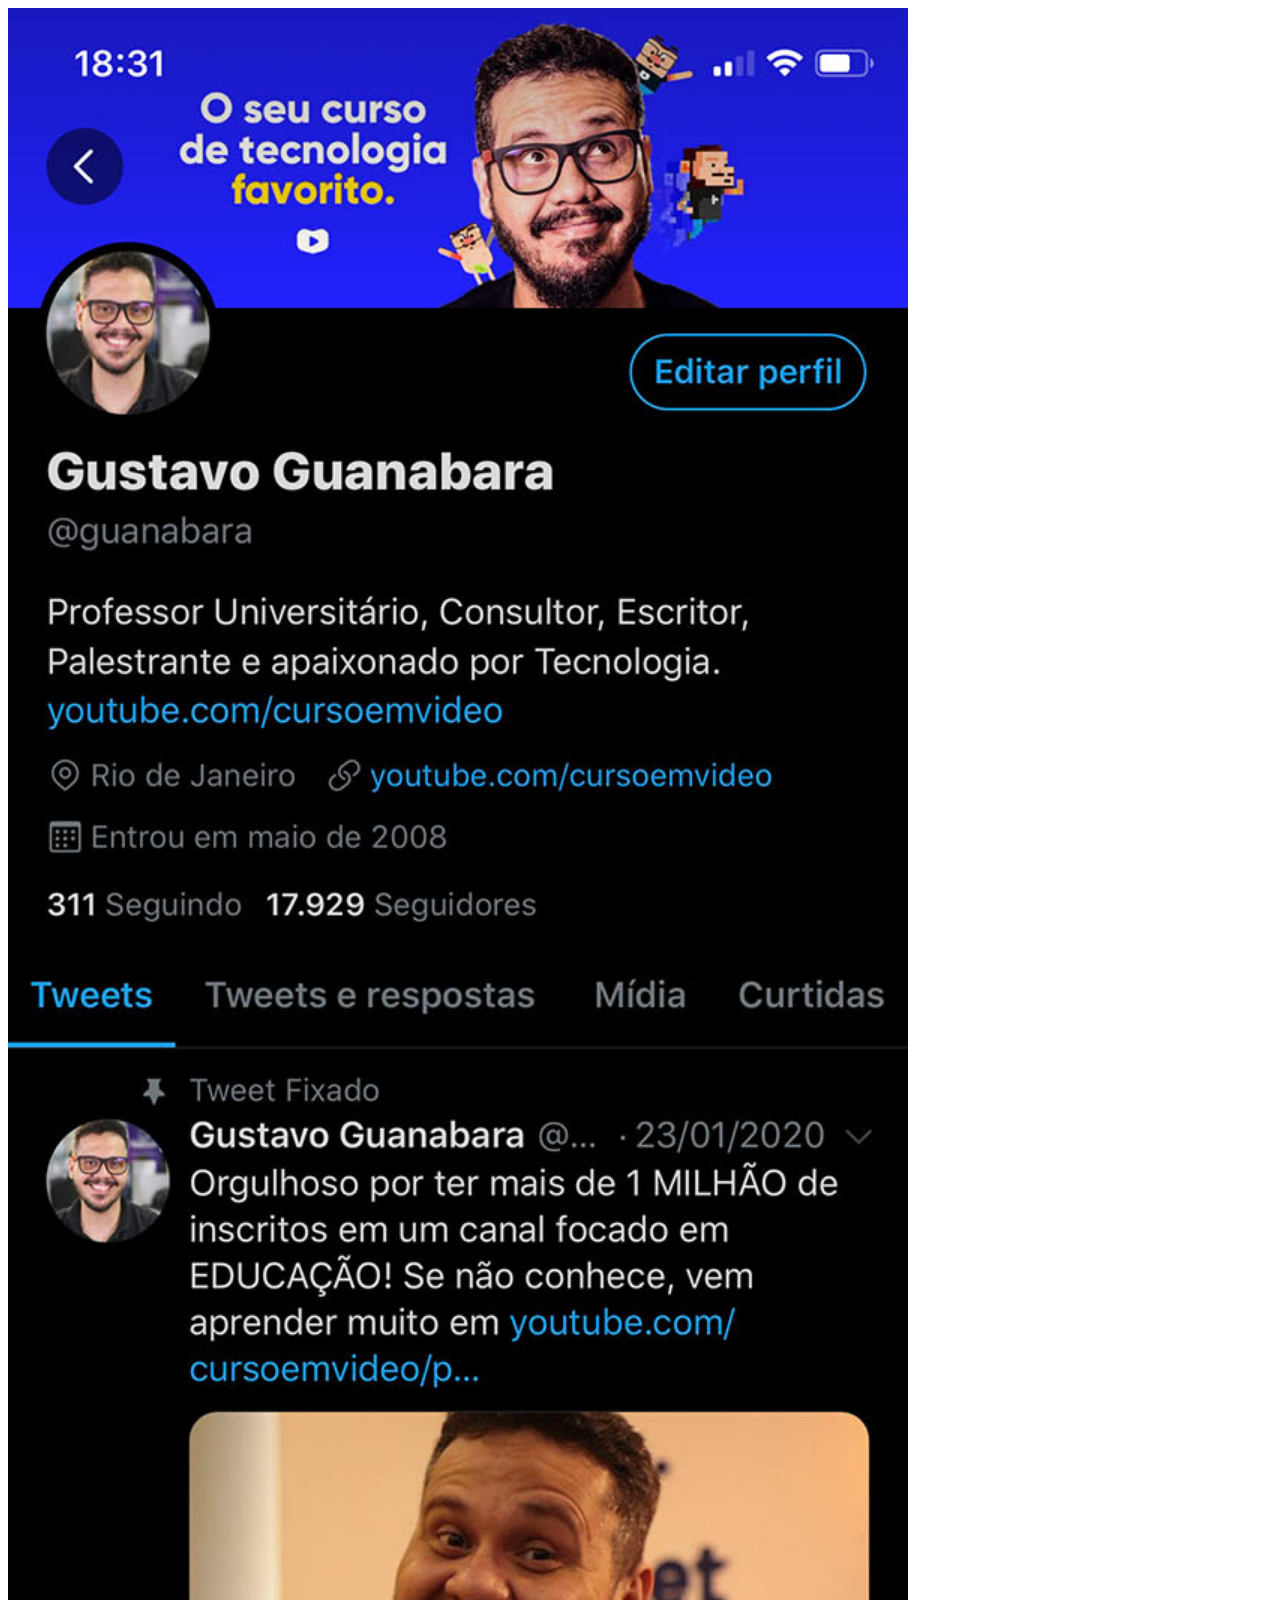
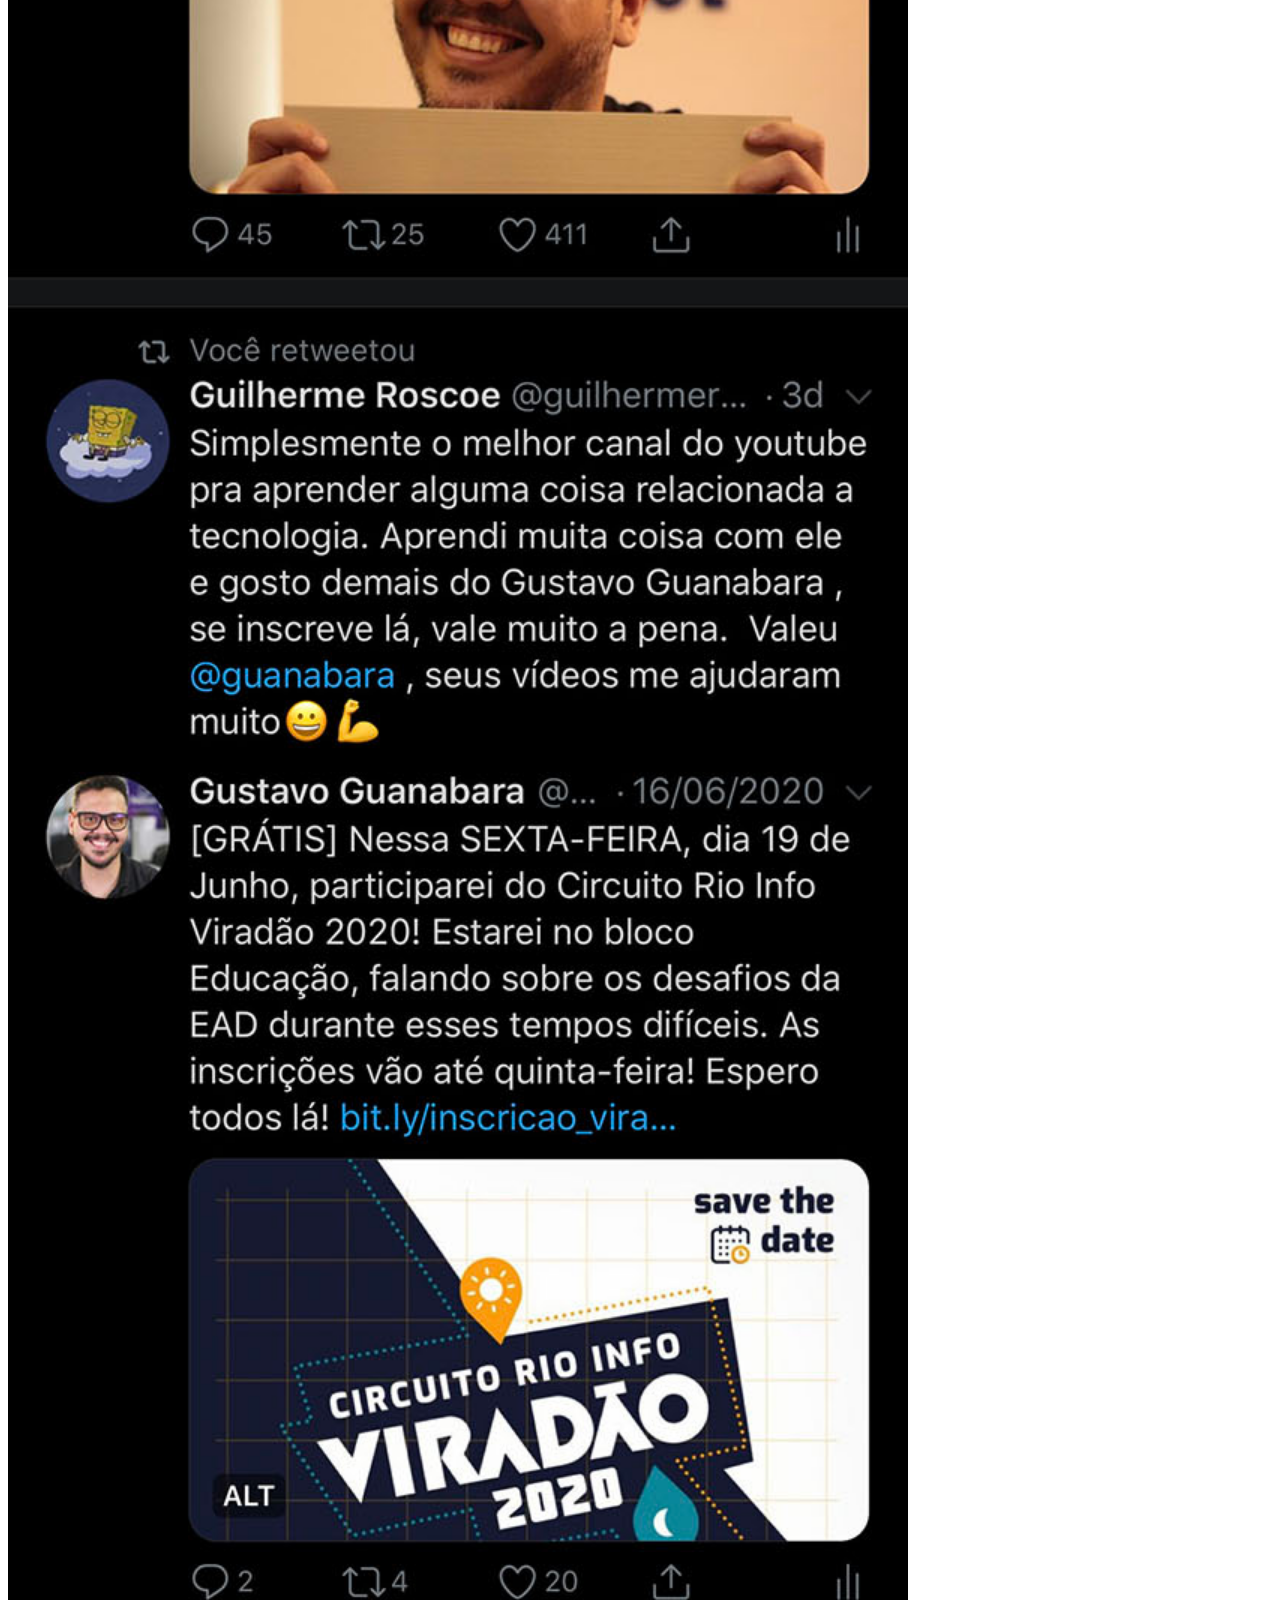
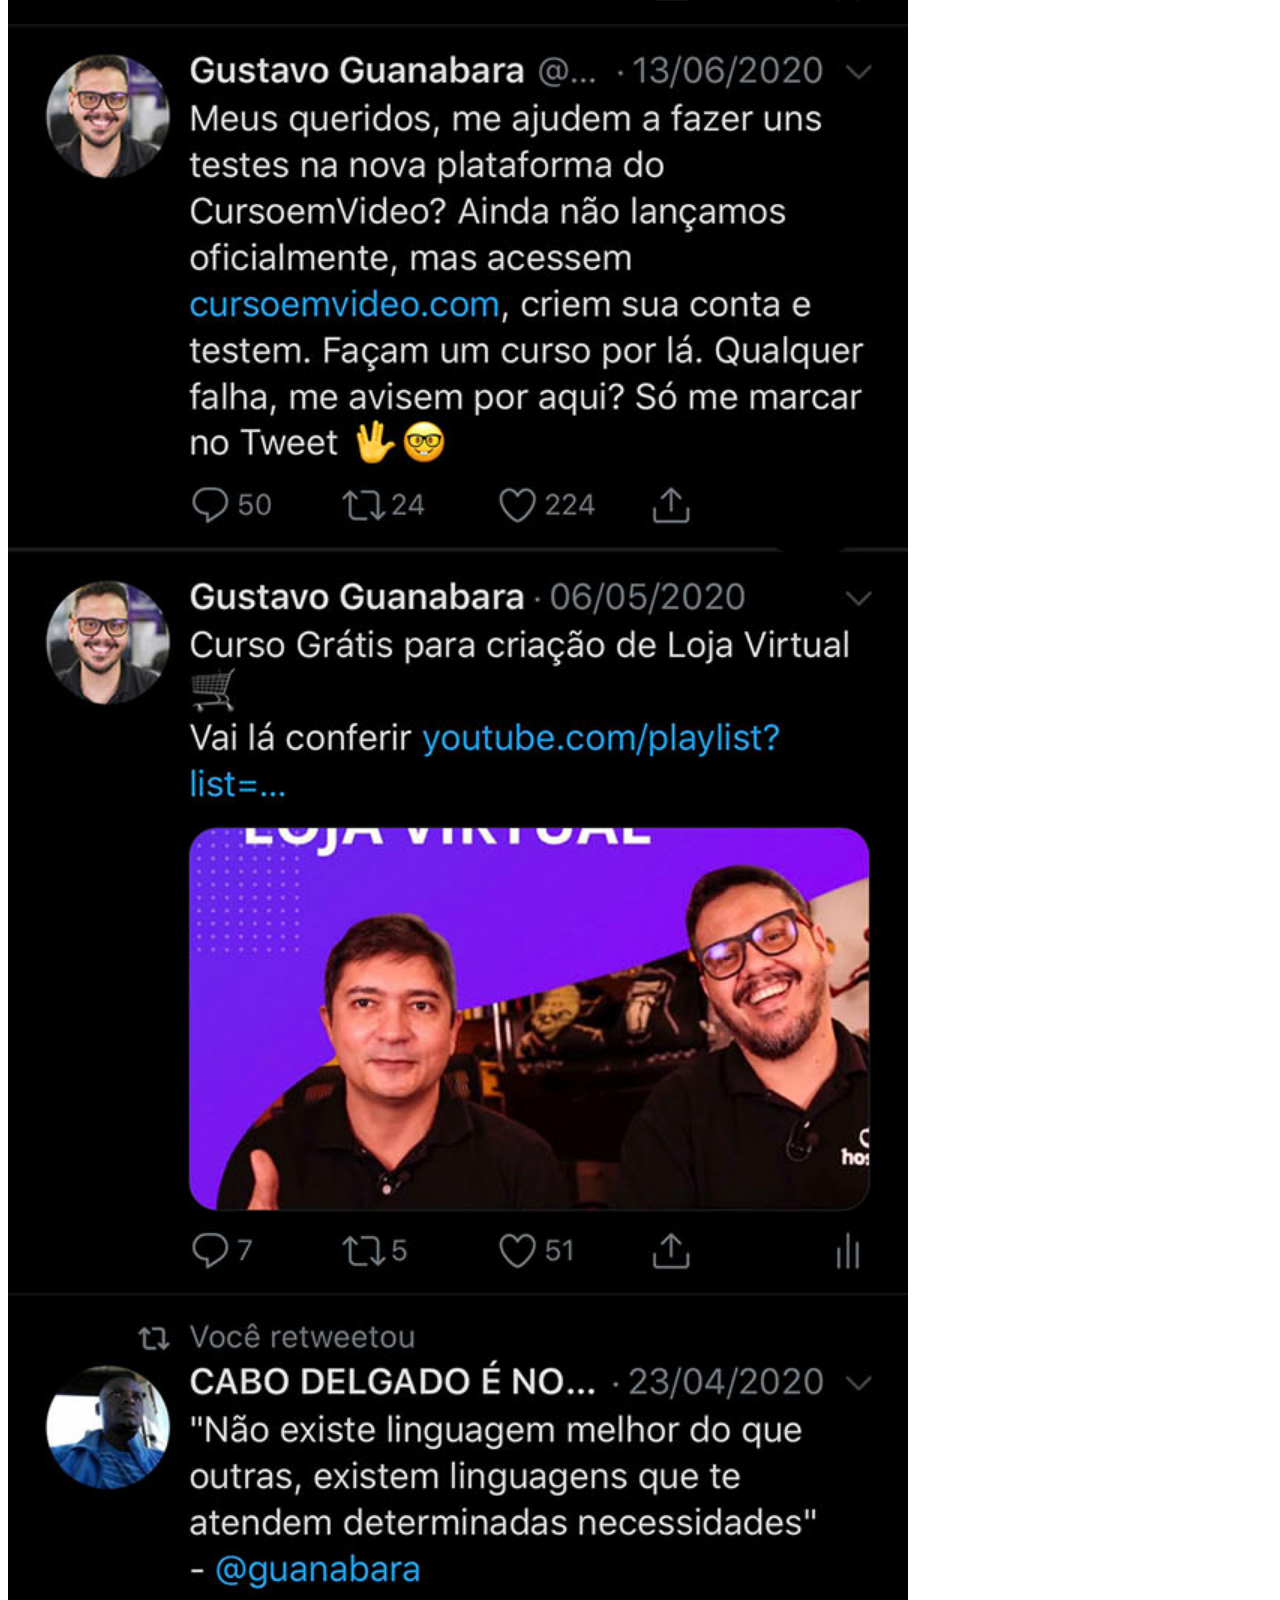
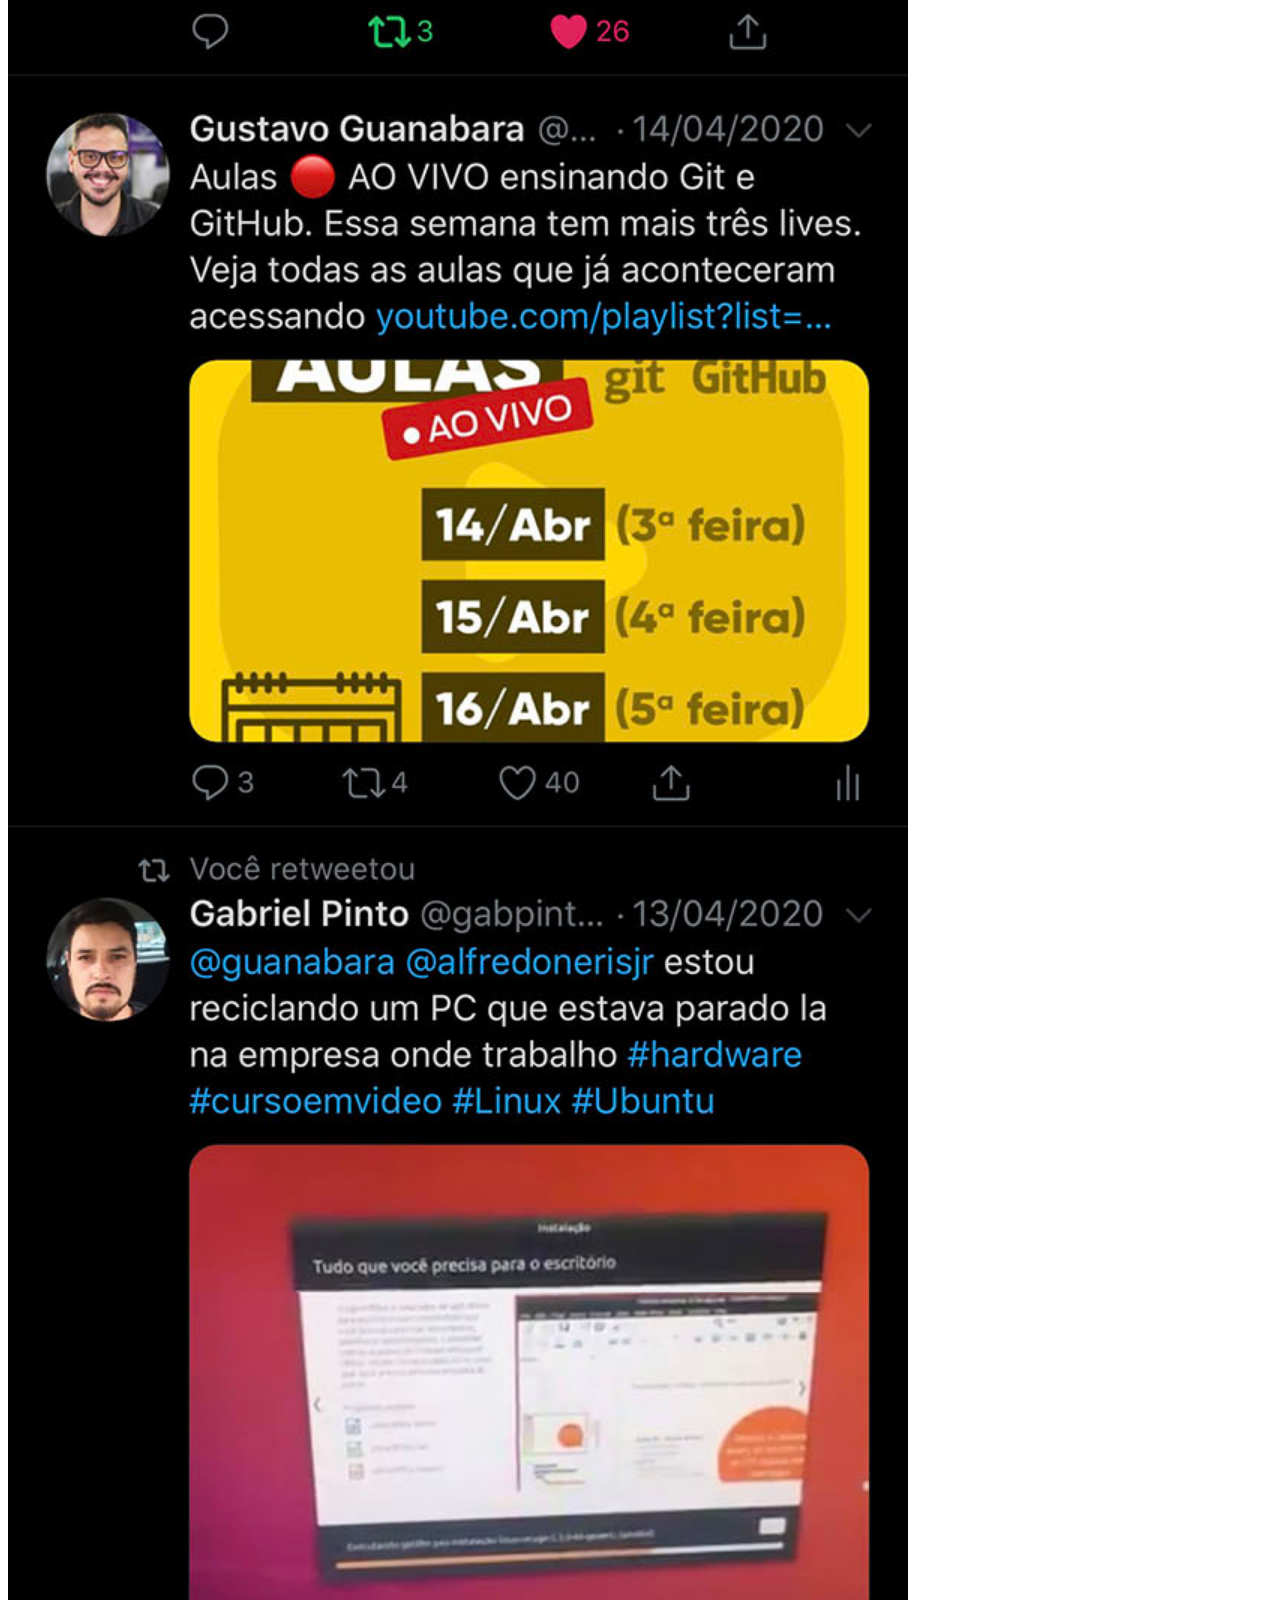
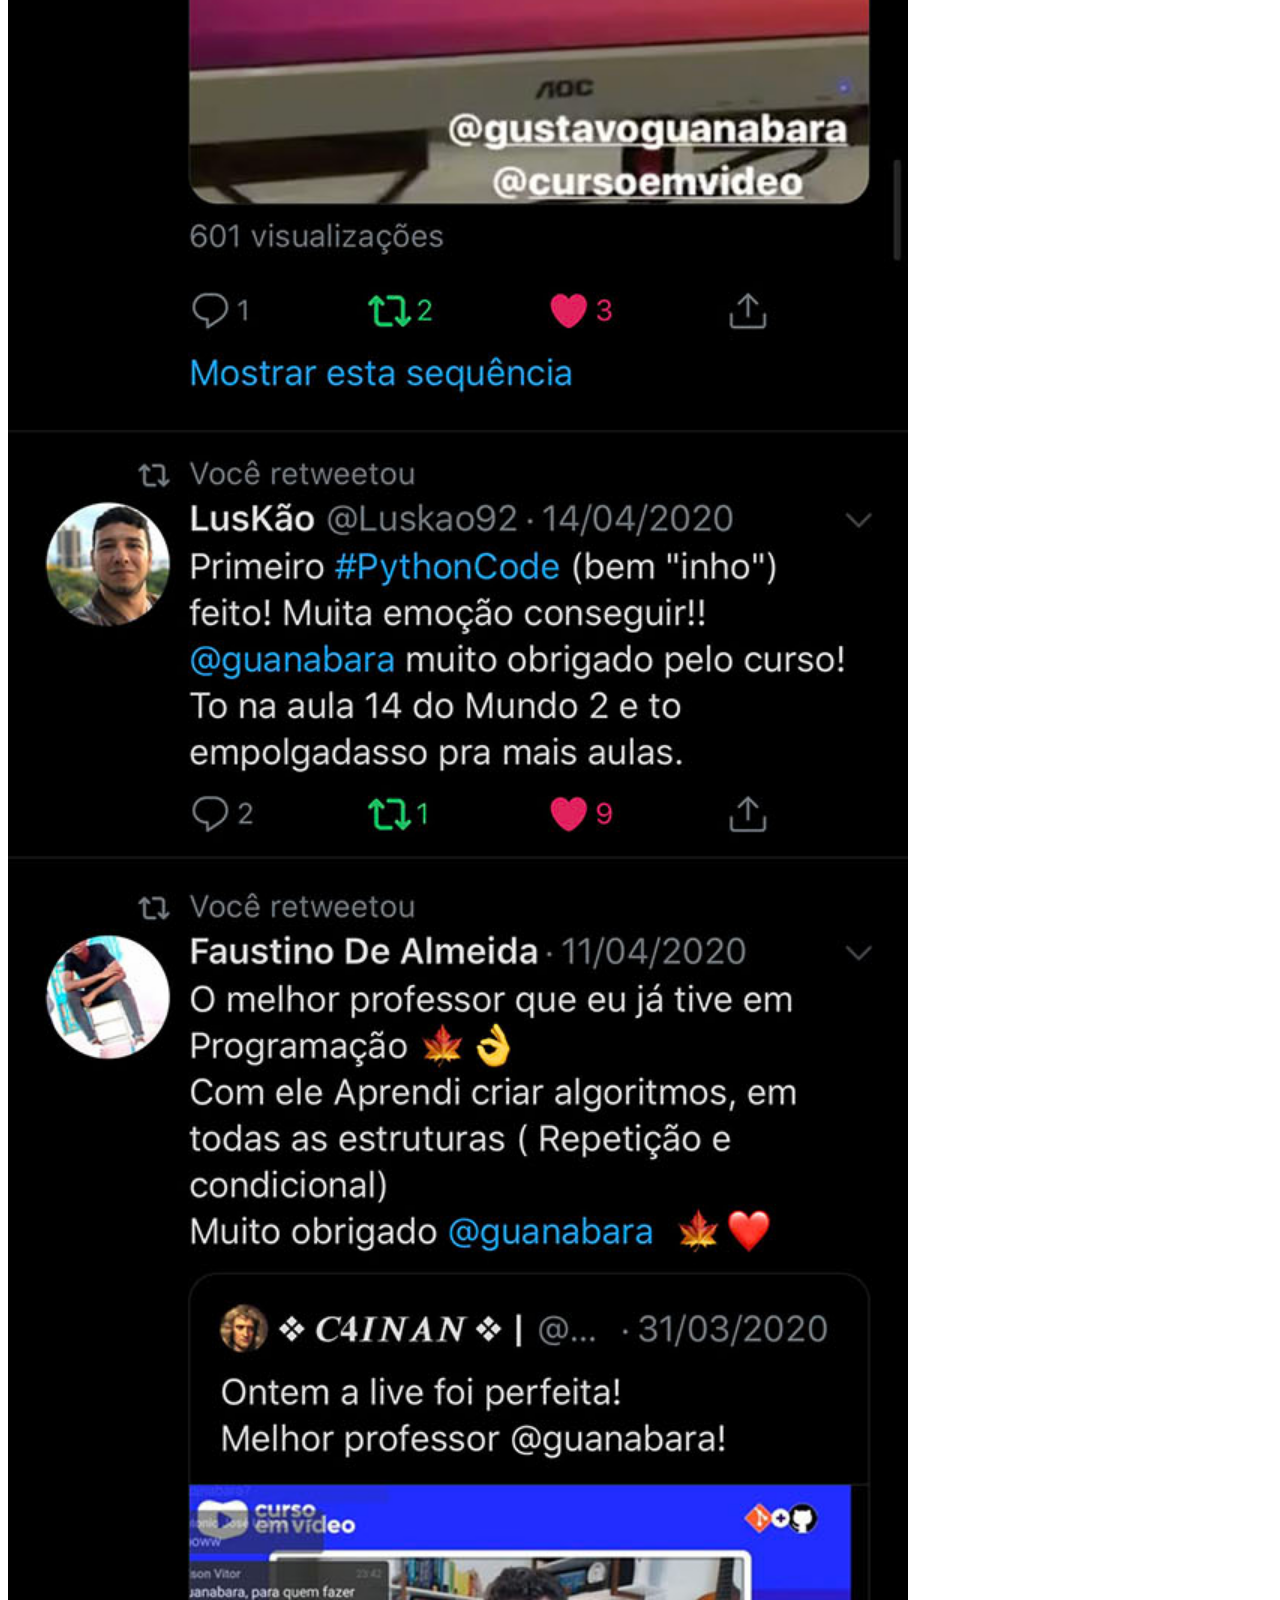
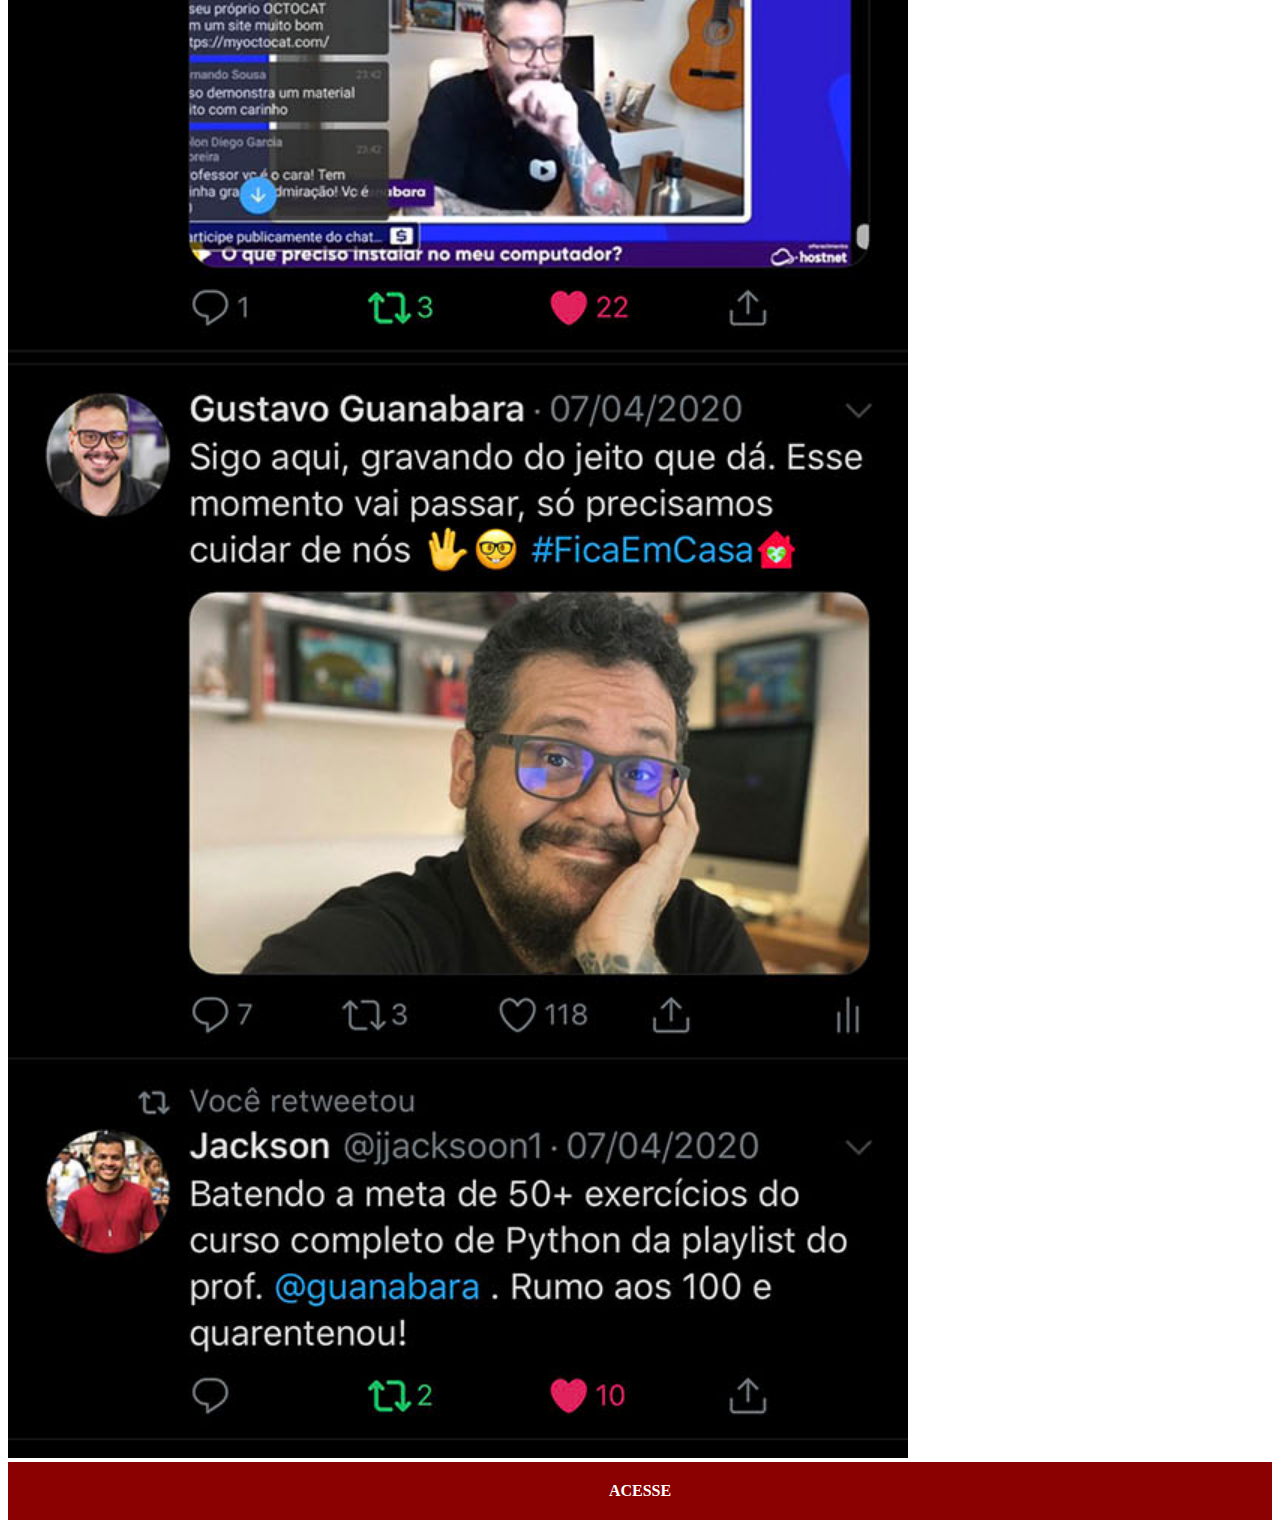
<file: twitter.html>
<!DOCTYPE html>
<html lang="pt-br">
<head>
    <meta charset="UTF-8">
    <meta name="viewport" content="width=device-width, initial-scale=1.0">
    <title>Twitter</title>
    <link rel="stylesheet" href="Estilos/social.css">
</head>
<body>
    <img src="imagens/tela-twitter.jpg" alt="GitHub">
    <a href="https://twitter.com/guanabara" target="_blank">ACESSE</a>
    
</body>
</html>
</file>
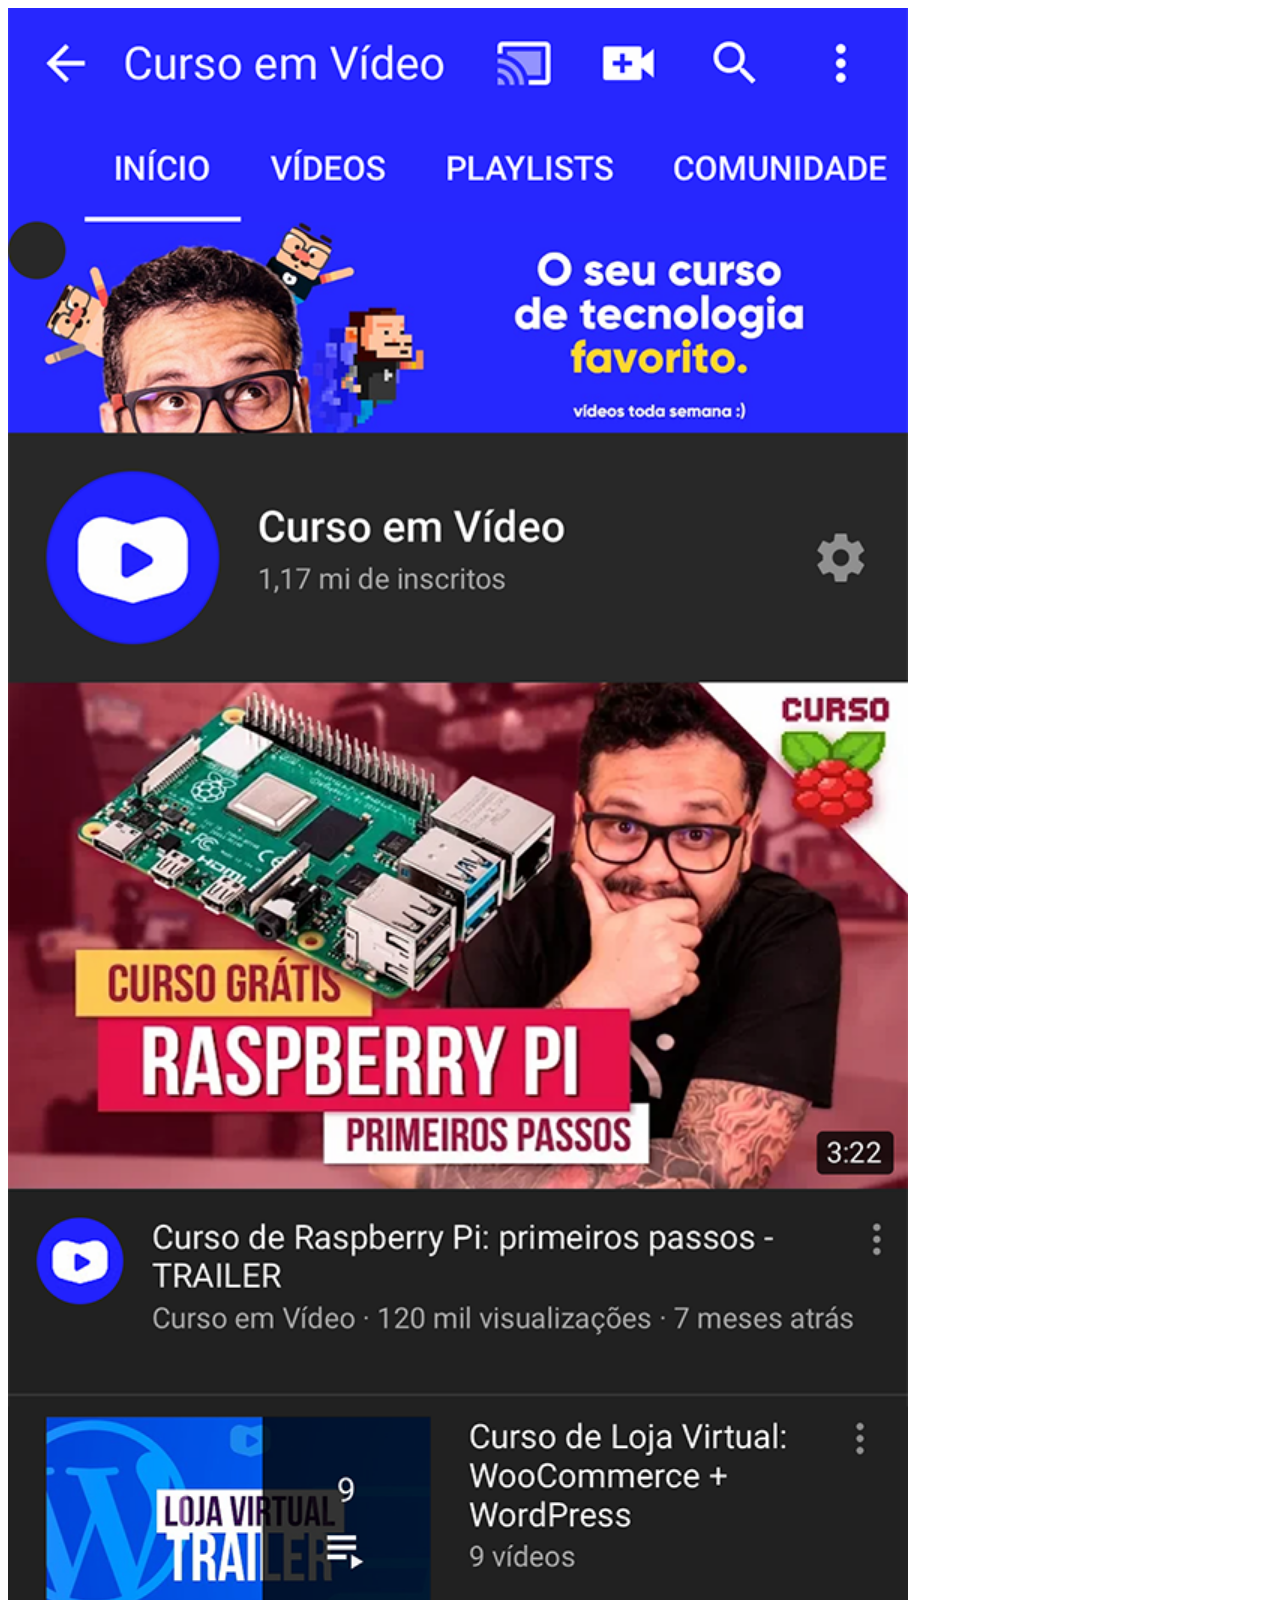
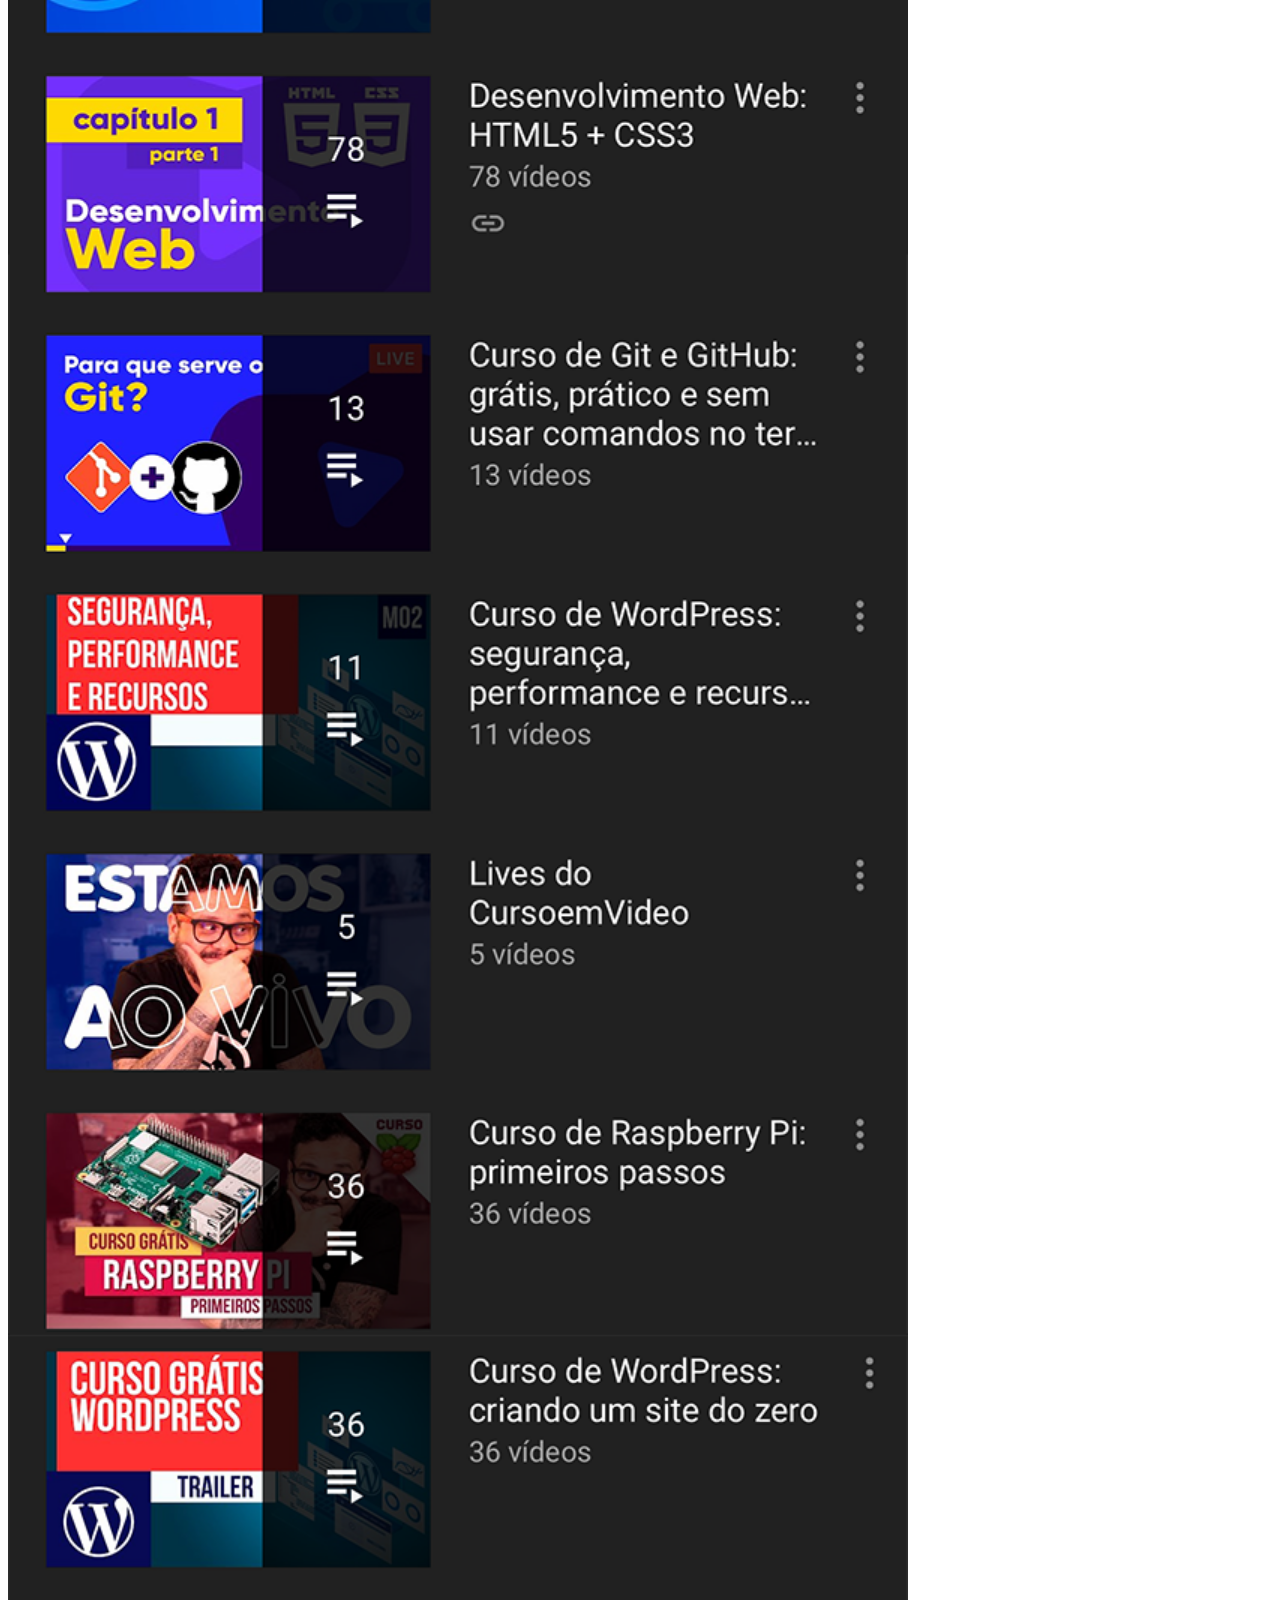
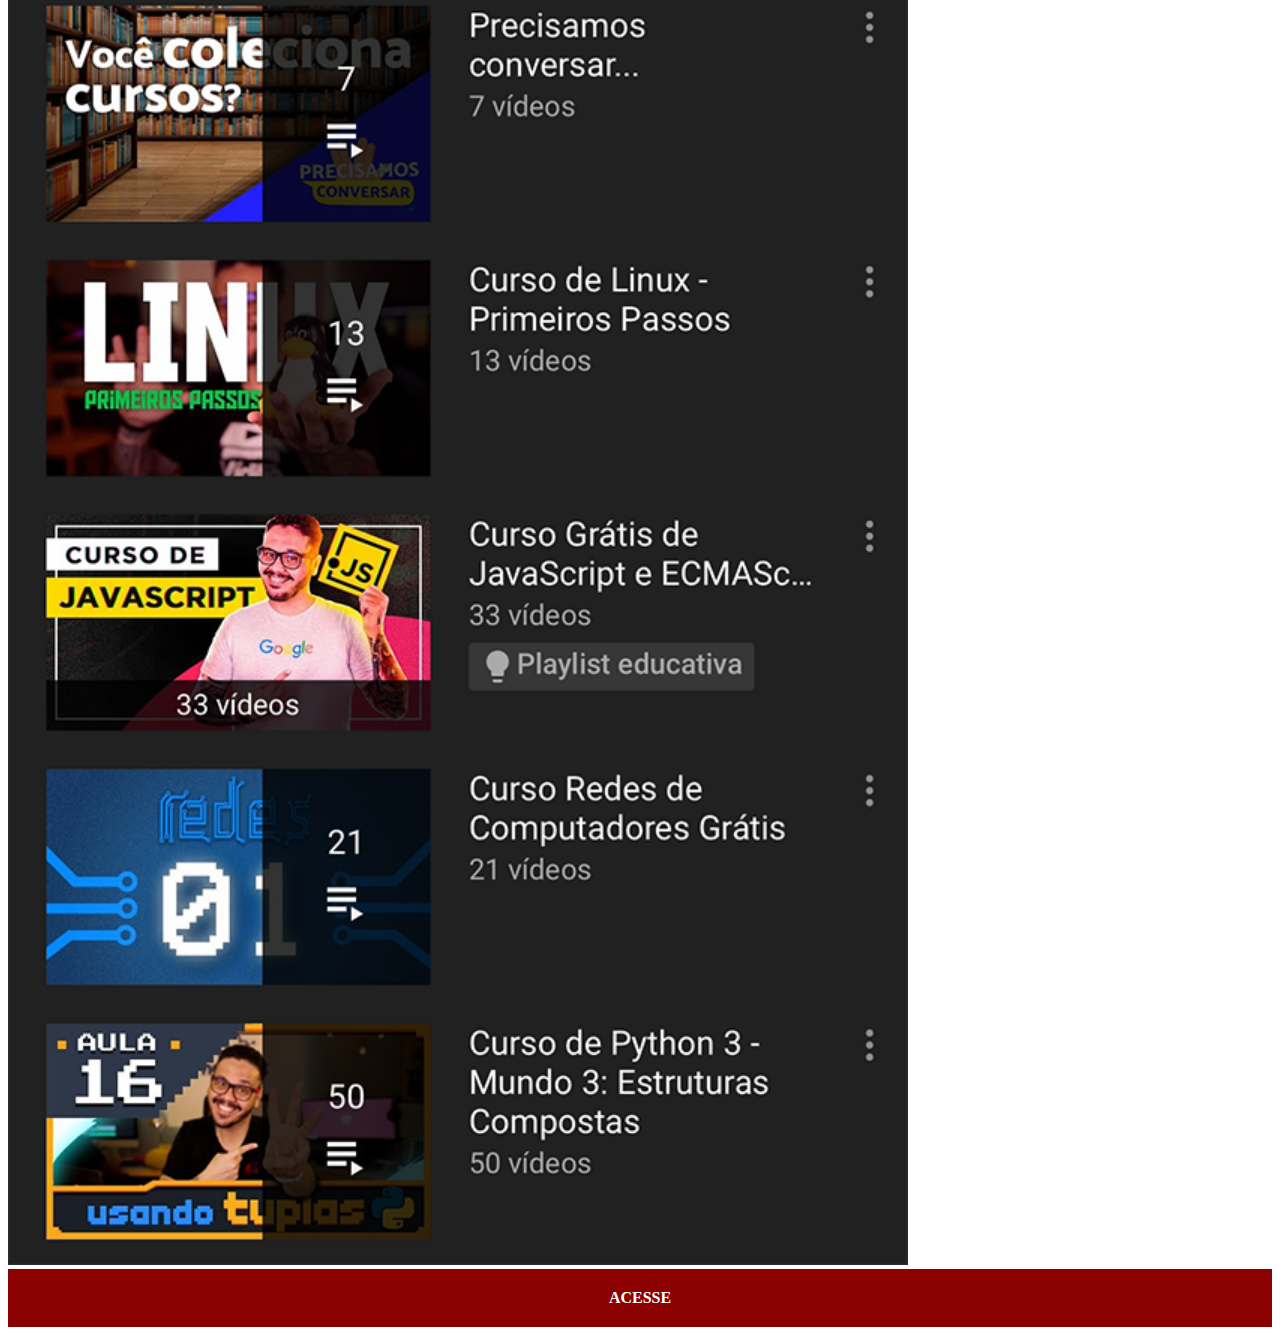
<file: youtube.html>
<!DOCTYPE html>
<html lang="pt-br">
<head>
    <meta charset="UTF-8">
    <meta name="viewport" content="width=device-width, initial-scale=1.0">
    <title>Youtube</title>
    <link rel="stylesheet" href="Estilos/social.css">
</head>
<body>
    <img src="imagens/tela-youtube.png" alt="Youtube">
    <a href="https://www.youtube.com/@CursoemVideo" target="_blank">ACESSE</a>
    
</body>
</html>
</file>
<file: Estilos/style.css>
@charset "UTF-8";

* {
    margin: 0px;
    padding: 0px;
    font-family: Arial, Helvetica, sans-serif;
}

html, body{
    height: 100vh;
    width: 100vh;
    background-color: black;
}
body{
    background:  url('../imagens/fundo-madeira.jpg') no-repeat top center;
    background-size: cover;
    background-attachment: fixed;
}

main {
    height: 100vh;
    position: relative;
}

section#telefone{
    height: 627px;
    width: 311px;
    background: url('../imagens/frame-iphone.png') no-repeat;
    position: absolute;
    left: 50%;
    top: 50%;
    transform: translate(-50%, -50%) ;
}

iframe#tela{
    position: relative;
    top: 80px;
    left: 22px;
    width: 267px;
    height: 471px;
}

section#redes-sociais{
    text-align: right;
}

section#redes-sociais img {
    width: 50px;
    margin: 10px;
    border-radius: 50%;
    box-shadow: 2px 2px 5px rgba(0, 0, 0, 0.400);
    box-sizing: border-box;
}

section#redes-sociais img:hover{
    border: 2px solid rgba(255, 255, 255, 0.623);
    transform: translate(-3px, 3px);
    box-shadow: 5px 5px 10px black;
    transition: transform .3s, border 1s;
}
</file>
<file: Estilos/social.css>
@charset "UTF-8"

* {
    margin: 0px;
    padding: 0px;
    font-family: Arial, Helvetica, sans-serif;
}

::-webkit-scrollbar{
    width: 0px;
    padding: 0px;
}

img {
    width: 100vh;
}

a {
    display: block;
    background-color: darkred;
    color: white;
    padding: 20px;
    text-align: center;
    font-weight: bolder;
    text-decoration: none;
}
a:hover{
    background-color: red;
}
</file>
